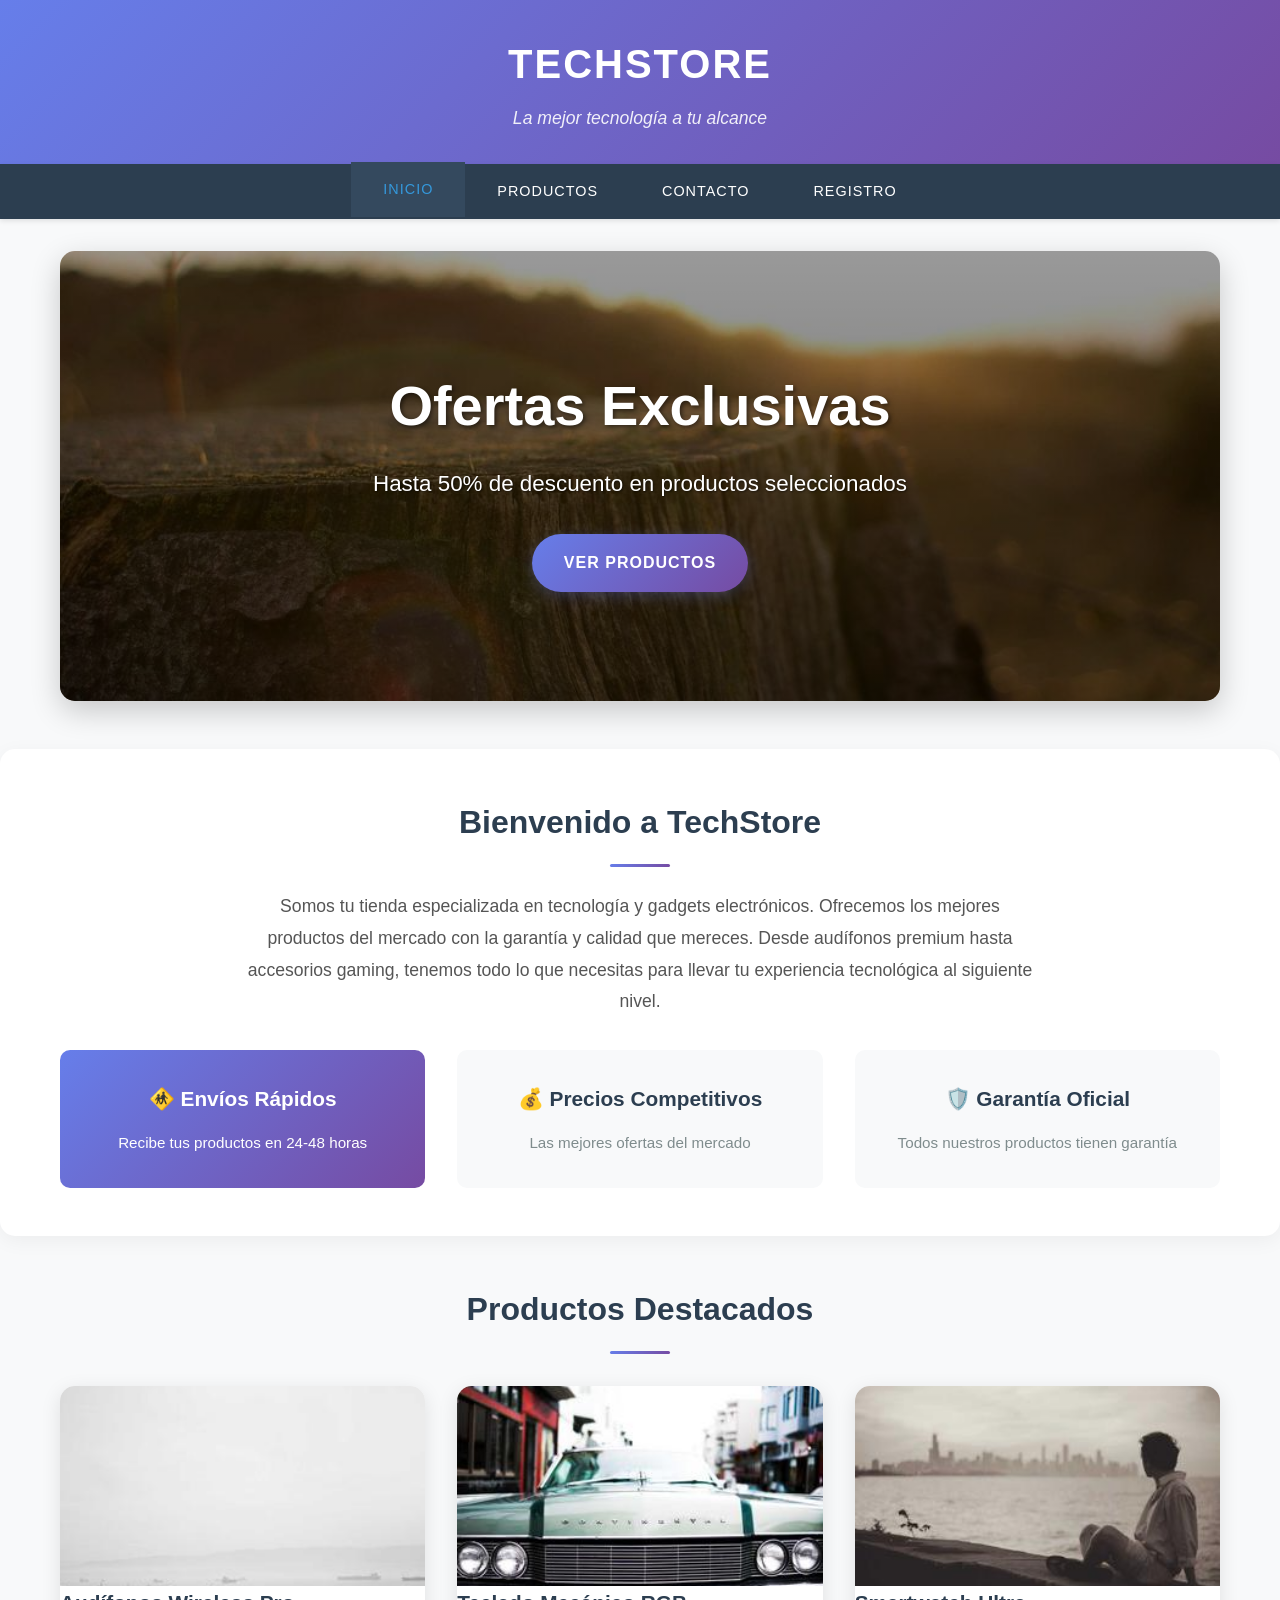
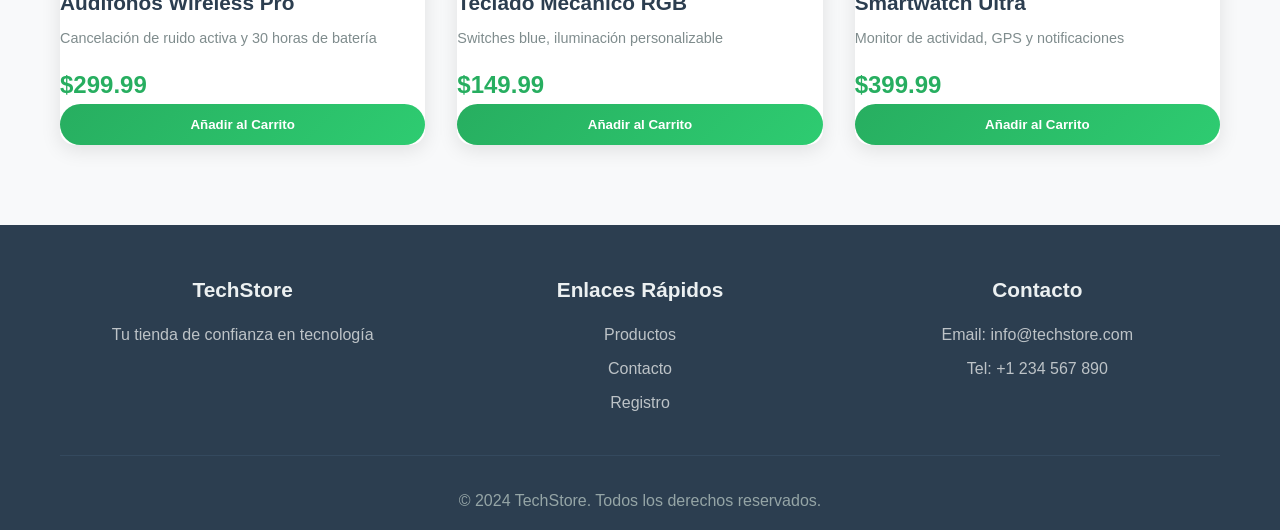
<file: html-site/index.html>
<!DOCTYPE html>
<html lang="es">
<head>
    <meta charset="UTF-8">
    <meta name="viewport" content="width=device-width, initial-scale=1.0">
    <title>TechStore - Tu Tienda de Tecnología</title>
    <link rel="stylesheet" href="css/style.css">
    <link rel="stylesheet" href="css/responsive.css">
</head>
<body>
    <!-- Header Principal -->
    <header class="header-main">
        <div class="container">
            <h1 class="logo">TechStore</h1>
            <p class="tagline">La mejor tecnología a tu alcance</p>
        </div>
    </header>

    <!-- Navegación -->
    <nav class="nav-main">
        <div class="container">
            <ul class="nav-menu">
                <li><a href="index.html" class="nav-link active">Inicio</a></li>
                <li><a href="productos.html" class="nav-link">Productos</a></li>
                <li><a href="contacto.html" class="nav-link">Contacto</a></li>
                <li><a href="registro.html" class="nav-link">Registro</a></li>
            </ul>
        </div>
    </nav>

    <!-- Contenido Principal -->
    <main class="main-content">
        <!-- Banner Principal -->
        <section class="banner-section">
            <div class="container">
                <div class="banner-content">
                    <img src="img/banner.jpg" alt="Banner TechStore" class="banner-image">
                    <div class="banner-overlay">
                        <h2 class="banner-title">Ofertas Exclusivas</h2>
                        <p class="banner-text">Hasta 50% de descuento en productos seleccionados</p>
                        <a href="productos.html" class="btn-primary">Ver Productos</a>
                    </div>
                </div>
            </div>
        </section>

        <!-- Sección Introducción -->
        <section class="intro-section">
            <div class="container">
                <h2 class="section-title">Bienvenido a TechStore</h2>
                <p class="intro-text">
                    Somos tu tienda especializada en tecnología y gadgets electrónicos. 
                    Ofrecemos los mejores productos del mercado con la garantía y calidad 
                    que mereces. Desde audífonos premium hasta accesorios gaming, 
                    tenemos todo lo que necesitas para llevar tu experiencia tecnológica al siguiente nivel.
                </p>
                <div class="features-grid">
                    <div class="feature-card">
                        <h3 class="feature-title">🚸 Envíos Rápidos</h3>
                        <p class="feature-desc">Recibe tus productos en 24-48 horas</p>
                    </div>
                    <div class="feature-card">
                        <h3 class="feature-title">💰 Precios Competitivos</h3>
                        <p class="feature-desc">Las mejores ofertas del mercado</p>
                    </div>
                    <div class="feature-card">
                        <h3 class="feature-title">🛡️ Garantía Oficial</h3>
                        <p class="feature-desc">Todos nuestros productos tienen garantía</p>
                    </div>
                </div>
            </div>
        </section>

        <!-- Productos Destacados -->
        <section class="featured-section">
            <div class="container">
                <h2 class="section-title">Productos Destacados</h2>
                <div class="featured-grid">
                    <article class="product-card">
                        <img src="img/productos/prod1.jpg" alt="Audífonos Wireless" class="product-image">
                        <h3 class="product-name">Audífonos Wireless Pro</h3>
                        <p class="product-desc">Cancelación de ruido activa y 30 horas de batería</p>
                        <span class="product-price">$299.99</span>
                        <button class="btn-add-cart">Añadir al Carrito</button>
                    </article>
                    <article class="product-card">
                        <img src="img/productos/prod2.jpg" alt="Teclado Mecánico" class="product-image">
                        <h3 class="product-name">Teclado Mecánico RGB</h3>
                        <p class="product-desc">Switches blue, iluminación personalizable</p>
                        <span class="product-price">$149.99</span>
                        <button class="btn-add-cart">Añadir al Carrito</button>
                    </article>
                    <article class="product-card">
                        <img src="img/productos/prod3.jpg" alt="Smartwatch" class="product-image">
                        <h3 class="product-name">Smartwatch Ultra</h3>
                        <p class="product-desc">Monitor de actividad, GPS y notificaciones</p>
                        <span class="product-price">$399.99</span>
                        <button class="btn-add-cart">Añadir al Carrito</button>
                    </article>
                </div>
            </div>
        </section>
    </main>

    <!-- Footer -->
    <footer class="footer-main">
        <div class="container">
            <div class="footer-content">
                <div class="footer-section">
                    <h3 class="footer-title">TechStore</h3>
                    <p class="footer-text">Tu tienda de confianza en tecnología</p>
                </div>
                <div class="footer-section">
                    <h3 class="footer-title">Enlaces Rápidos</h3>
                    <ul class="footer-links">
                        <li><a href="productos.html">Productos</a></li>
                        <li><a href="contacto.html">Contacto</a></li>
                        <li><a href="registro.html">Registro</a></li>
                    </ul>
                </div>
                <div class="footer-section">
                    <h3 class="footer-title">Contacto</h3>
                    <p class="footer-text">Email: info@techstore.com</p>
                    <p class="footer-text">Tel: +1 234 567 890</p>
                </div>
            </div>
            <div class="footer-bottom">
                <p>&copy; 2024 TechStore. Todos los derechos reservados.</p>
            </div>
        </div>
    </footer>
</body>
</html>
</file>
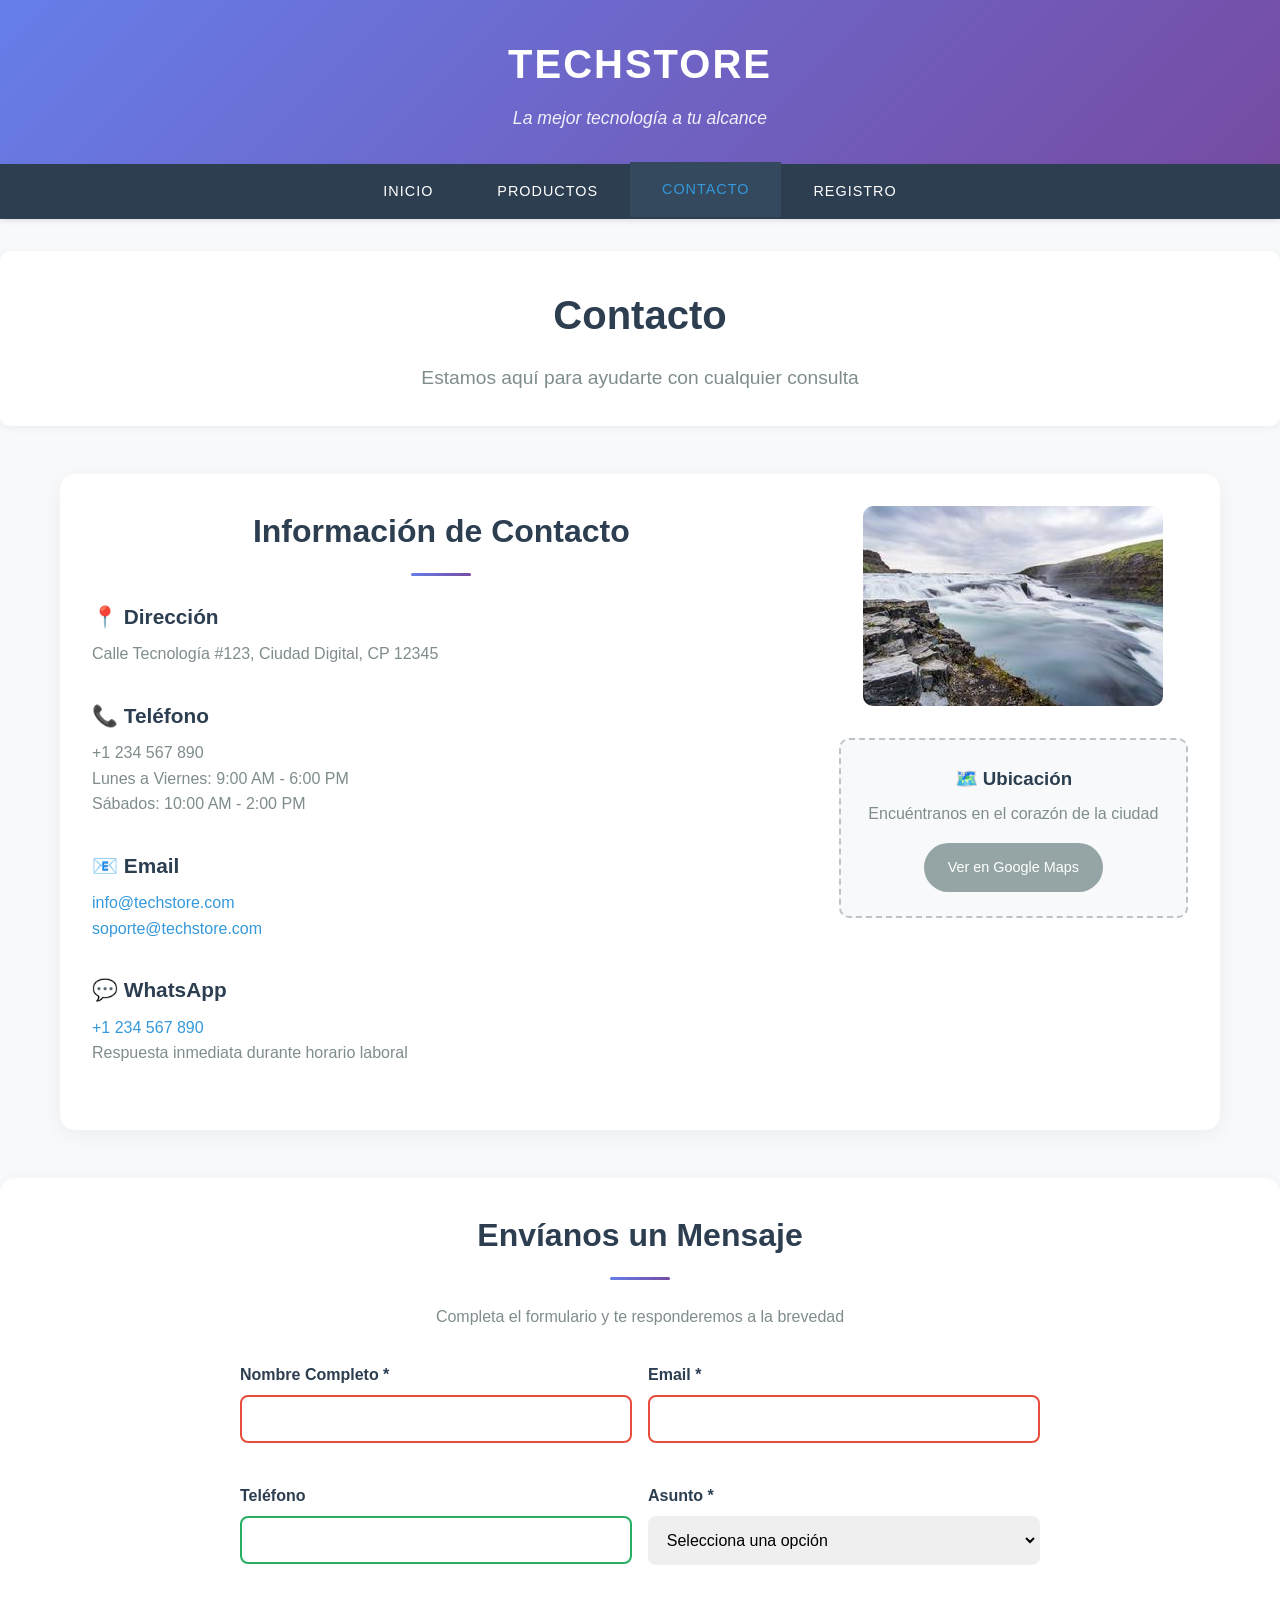
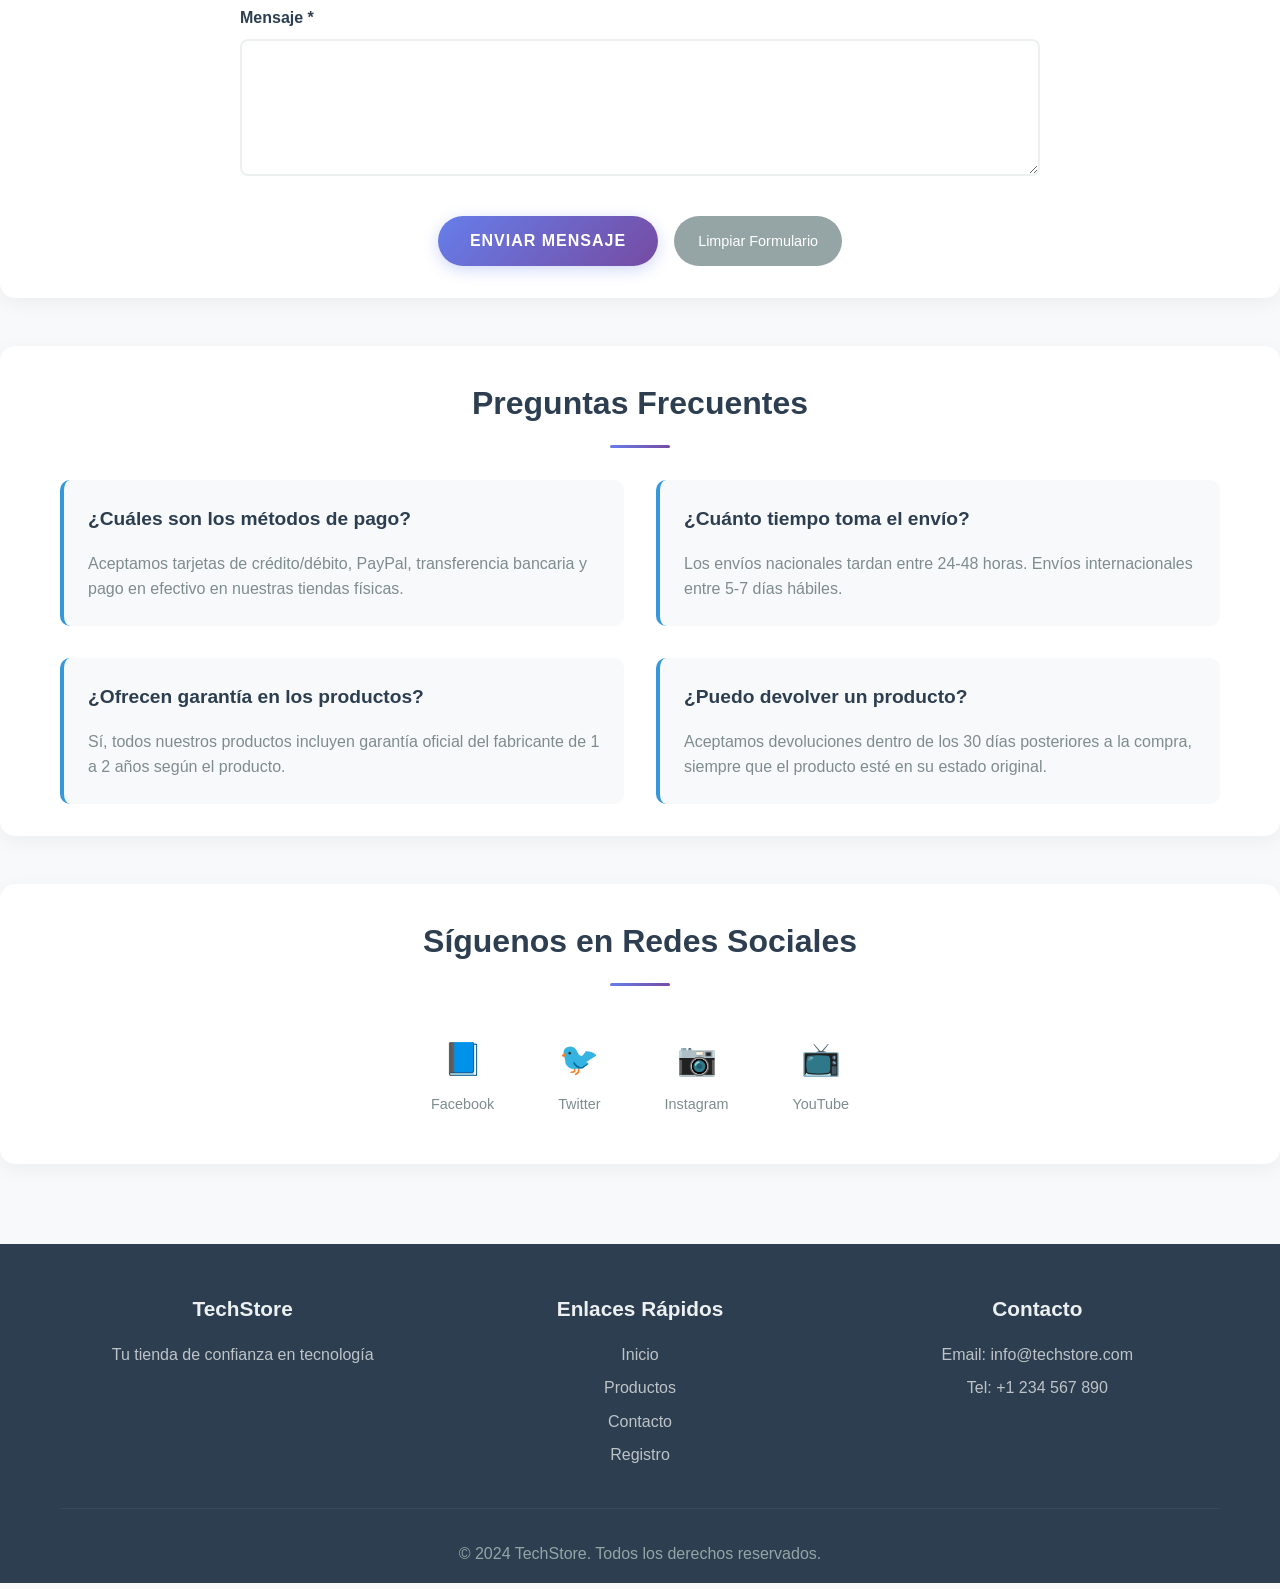
<file: html-site/contacto.html>
<!DOCTYPE html>
<html lang="es">
<head>
    <meta charset="UTF-8">
    <meta name="viewport" content="width=device-width, initial-scale=1.0">
    <title>Contacto - TechStore</title>
    <link rel="stylesheet" href="css/style.css">
    <link rel="stylesheet" href="css/responsive.css">
</head>
<body>
    <!-- Header Principal -->
    <header class="header-main">
        <div class="container">
            <h1 class="logo">TechStore</h1>
            <p class="tagline">La mejor tecnología a tu alcance</p>
        </div>
    </header>

    <!-- Navegación -->
    <nav class="nav-main">
        <div class="container">
            <ul class="nav-menu">
                <li><a href="index.html" class="nav-link">Inicio</a></li>
                <li><a href="productos.html" class="nav-link">Productos</a></li>
                <li><a href="contacto.html" class="nav-link active">Contacto</a></li>
                <li><a href="registro.html" class="nav-link">Registro</a></li>
            </ul>
        </div>
    </nav>

    <!-- Contenido Principal -->
    <main class="main-content">
        <!-- Título de Página -->
        <section class="page-header">
            <div class="container">
                <h1 class="page-title">Contacto</h1>
                <p class="page-subtitle">Estamos aquí para ayudarte con cualquier consulta</p>
            </div>
        </section>

        <!-- Información de Contacto -->
        <section class="contact-info-section">
            <div class="container">
                <div class="contact-grid">
                    <!-- Información Principal -->
                    <div class="contact-info">
                        <h2 class="section-title">Información de Contacto</h2>
                        <div class="contact-item">
                            <h3 class="contact-item-title">📍 Dirección</h3>
                            <p class="contact-item-desc">Calle Tecnología #123, Ciudad Digital, CP 12345</p>
                        </div>
                        <div class="contact-item">
                            <h3 class="contact-item-title">📞 Teléfono</h3>
                            <p class="contact-item-desc">+1 234 567 890</p>
                            <p class="contact-item-desc">Lunes a Viernes: 9:00 AM - 6:00 PM</p>
                            <p class="contact-item-desc">Sábados: 10:00 AM - 2:00 PM</p>
                        </div>
                        <div class="contact-item">
                            <h3 class="contact-item-title">📧 Email</h3>
                            <p class="contact-item-desc">
                                <a href="mailto:info@techstore.com" class="contact-link">info@techstore.com</a>
                            </p>
                            <p class="contact-item-desc">
                                <a href="mailto:soporte@techstore.com" class="contact-link">soporte@techstore.com</a>
                            </p>
                        </div>
                        <div class="contact-item">
                            <h3 class="contact-item-title">💬 WhatsApp</h3>
                            <p class="contact-item-desc">
                                <a href="https://wa.me/1234567890" class="contact-link" target="_blank">
                                    +1 234 567 890
                                </a>
                            </p>
                            <p class="contact-item-desc">Respuesta inmediata durante horario laboral</p>
                        </div>
                    </div>

                    <!-- Imagen y Mapa -->
                    <div class="contact-visual">
                        <img src="img/perfil.png" alt="Tienda TechStore" class="contact-image">
                        <div class="map-placeholder">
                            <h3 class="map-title">🗺️ Ubicación</h3>
                            <p class="map-desc">Encuéntranos en el corazón de la ciudad</p>
                            <a href="#" class="btn-secondary">Ver en Google Maps</a>
                        </div>
                    </div>
                </div>
            </div>
        </section>

        <!-- Formulario de Contacto -->
        <section class="contact-form-section">
            <div class="container">
                <h2 class="section-title">Envíanos un Mensaje</h2>
                <p class="section-desc">Completa el formulario y te responderemos a la brevedad</p>
                
                <form class="contact-form">
                    <div class="form-row">
                        <div class="form-group">
                            <label for="nombre" class="form-label">Nombre Completo *</label>
                            <input type="text" id="nombre" name="nombre" class="form-input" required>
                        </div>
                        <div class="form-group">
                            <label for="email" class="form-label">Email *</label>
                            <input type="email" id="email" name="email" class="form-input" required>
                        </div>
                    </div>
                    
                    <div class="form-row">
                        <div class="form-group">
                            <label for="telefono" class="form-label">Teléfono</label>
                            <input type="tel" id="telefono" name="telefono" class="form-input">
                        </div>
                        <div class="form-group">
                            <label for="asunto" class="form-label">Asunto *</label>
                            <select id="asunto" name="asunto" class="form-select" required>
                                <option value="">Selecciona una opción</option>
                                <option value="consulta">Consulta General</option>
                                <option value="soporte">Soporte Técnico</option>
                                <option value="venta">Ventas</option>
                                <option value="garantia">Garantía</option>
                                <option value="otro">Otro</option>
                            </select>
                        </div>
                    </div>
                    
                    <div class="form-group">
                        <label for="mensaje" class="form-label">Mensaje *</label>
                        <textarea id="mensaje" name="mensaje" class="form-textarea" rows="6" required></textarea>
                    </div>
                    
                    <div class="form-actions">
                        <button type="submit" class="btn-primary">Enviar Mensaje</button>
                        <button type="reset" class="btn-secondary">Limpiar Formulario</button>
                    </div>
                </form>
            </div>
        </section>

        <!-- Preguntas Frecuentes -->
        <section class="faq-section">
            <div class="container">
                <h2 class="section-title">Preguntas Frecuentes</h2>
                <div class="faq-grid">
                    <div class="faq-item">
                        <h3 class="faq-question">¿Cuáles son los métodos de pago?</h3>
                        <p class="faq-answer">Aceptamos tarjetas de crédito/débito, PayPal, transferencia bancaria y pago en efectivo en nuestras tiendas físicas.</p>
                    </div>
                    <div class="faq-item">
                        <h3 class="faq-question">¿Cuánto tiempo toma el envío?</h3>
                        <p class="faq-answer">Los envíos nacionales tardan entre 24-48 horas. Envíos internacionales entre 5-7 días hábiles.</p>
                    </div>
                    <div class="faq-item">
                        <h3 class="faq-question">¿Ofrecen garantía en los productos?</h3>
                        <p class="faq-answer">Sí, todos nuestros productos incluyen garantía oficial del fabricante de 1 a 2 años según el producto.</p>
                    </div>
                    <div class="faq-item">
                        <h3 class="faq-question">¿Puedo devolver un producto?</h3>
                        <p class="faq-answer">Aceptamos devoluciones dentro de los 30 días posteriores a la compra, siempre que el producto esté en su estado original.</p>
                    </div>
                </div>
            </div>
        </section>

        <!-- Redes Sociales -->
        <section class="social-section">
            <div class="container">
                <h2 class="section-title">Síguenos en Redes Sociales</h2>
                <div class="social-links">
                    <a href="#" class="social-link facebook">
                        <span class="social-icon">📘</span>
                        <span class="social-text">Facebook</span>
                    </a>
                    <a href="#" class="social-link twitter">
                        <span class="social-icon">🐦</span>
                        <span class="social-text">Twitter</span>
                    </a>
                    <a href="#" class="social-link instagram">
                        <span class="social-icon">📷</span>
                        <span class="social-text">Instagram</span>
                    </a>
                    <a href="#" class="social-link youtube">
                        <span class="social-icon">📺</span>
                        <span class="social-text">YouTube</span>
                    </a>
                </div>
            </div>
        </section>
    </main>

    <!-- Footer -->
    <footer class="footer-main">
        <div class="container">
            <div class="footer-content">
                <div class="footer-section">
                    <h3 class="footer-title">TechStore</h3>
                    <p class="footer-text">Tu tienda de confianza en tecnología</p>
                </div>
                <div class="footer-section">
                    <h3 class="footer-title">Enlaces Rápidos</h3>
                    <ul class="footer-links">
                        <li><a href="index.html">Inicio</a></li>
                        <li><a href="productos.html">Productos</a></li>
                        <li><a href="contacto.html">Contacto</a></li>
                        <li><a href="registro.html">Registro</a></li>
                    </ul>
                </div>
                <div class="footer-section">
                    <h3 class="footer-title">Contacto</h3>
                    <p class="footer-text">Email: info@techstore.com</p>
                    <p class="footer-text">Tel: +1 234 567 890</p>
                </div>
            </div>
            <div class="footer-bottom">
                <p>&copy; 2024 TechStore. Todos los derechos reservados.</p>
            </div>
        </div>
    </footer>
</body>
</html>
</file>
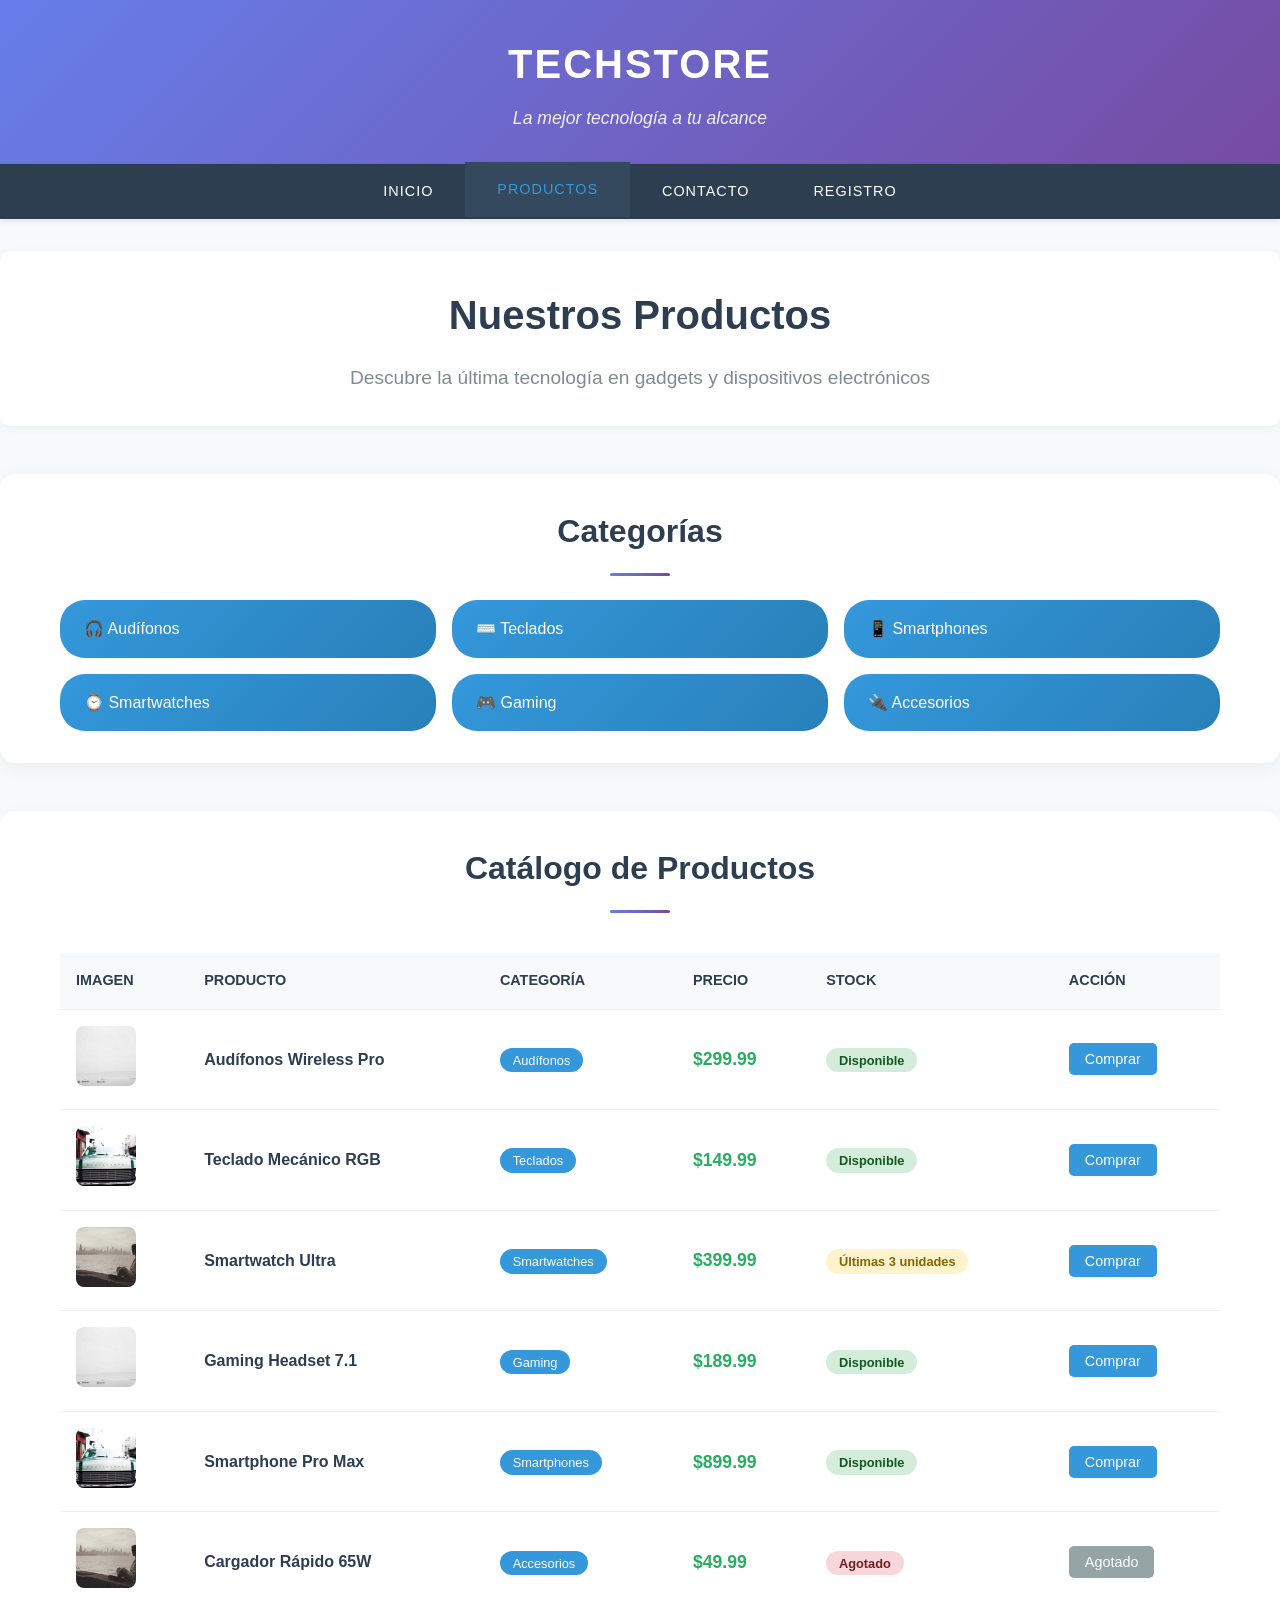
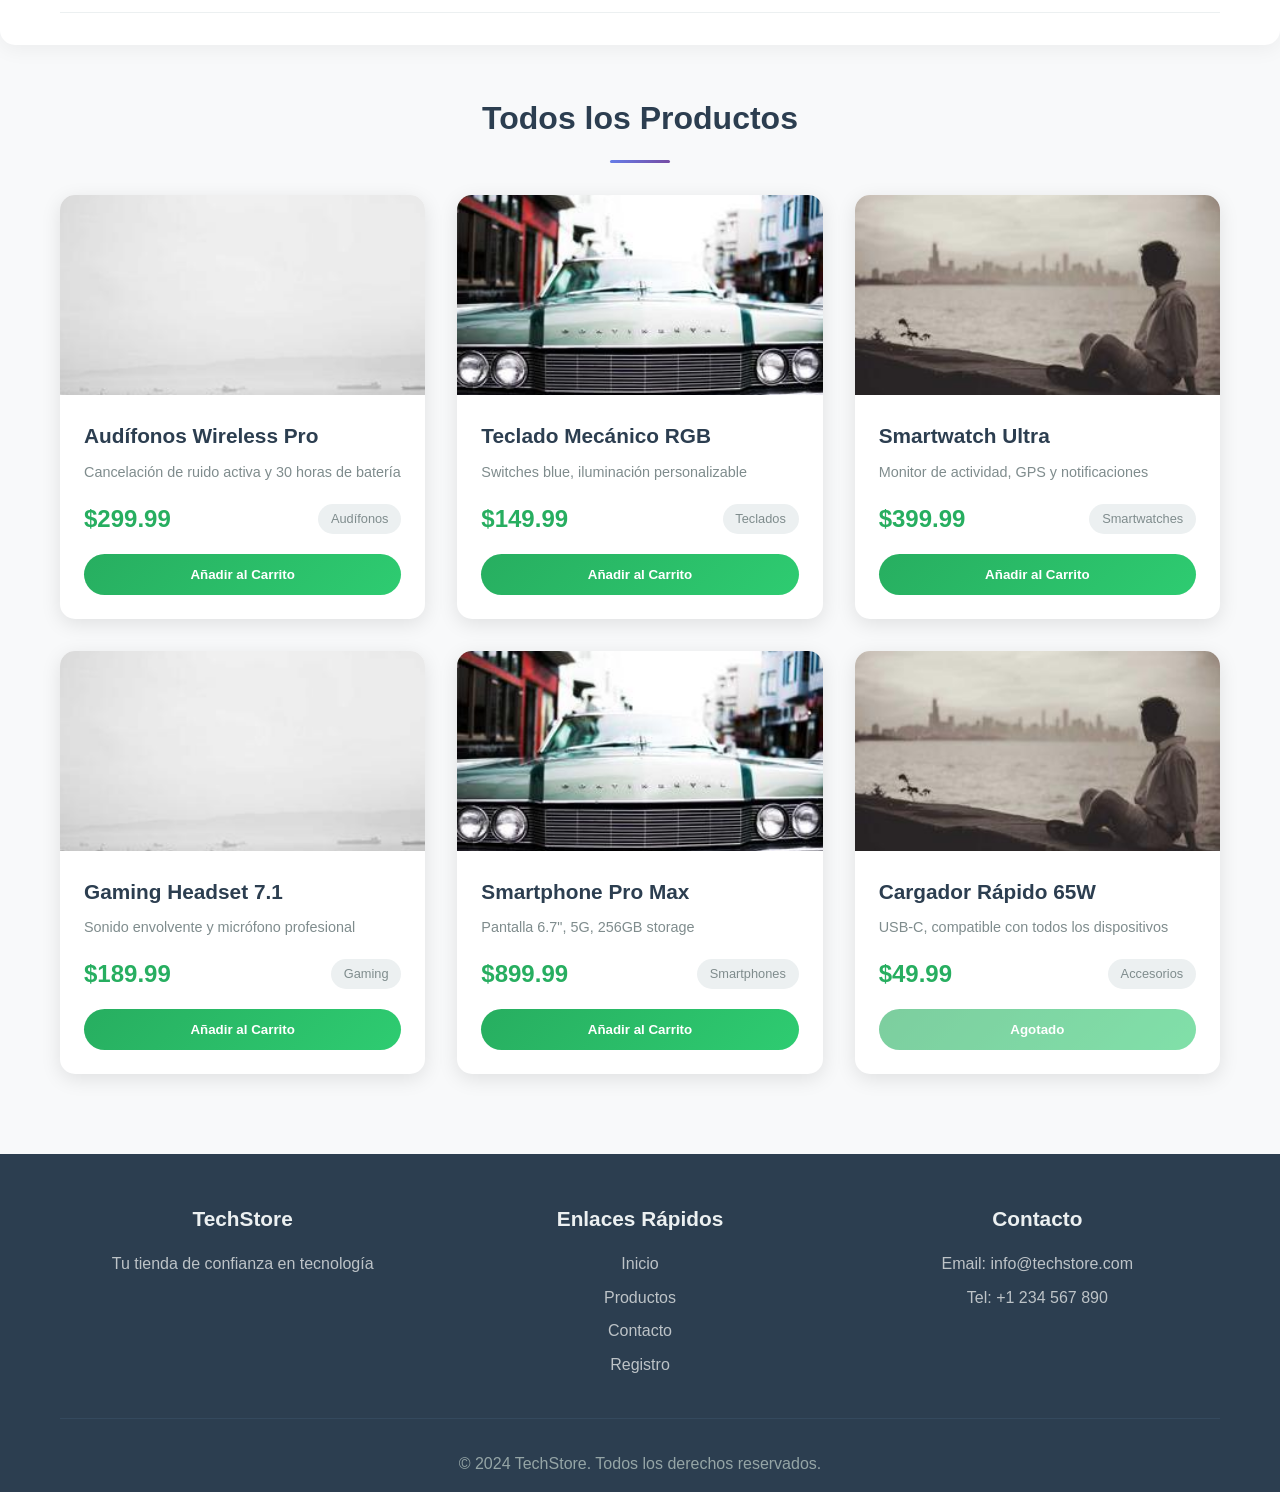
<file: html-site/productos.html>
<!DOCTYPE html>
<html lang="es">
<head>
    <meta charset="UTF-8">
    <meta name="viewport" content="width=device-width, initial-scale=1.0">
    <title>Productos - TechStore</title>
    <link rel="stylesheet" href="css/style.css">
    <link rel="stylesheet" href="css/responsive.css">
</head>
<body>
    <!-- Header Principal -->
    <header class="header-main">
        <div class="container">
            <h1 class="logo">TechStore</h1>
            <p class="tagline">La mejor tecnología a tu alcance</p>
        </div>
    </header>

    <!-- Navegación -->
    <nav class="nav-main">
        <div class="container">
            <ul class="nav-menu">
                <li><a href="index.html" class="nav-link">Inicio</a></li>
                <li><a href="productos.html" class="nav-link active">Productos</a></li>
                <li><a href="contacto.html" class="nav-link">Contacto</a></li>
                <li><a href="registro.html" class="nav-link">Registro</a></li>
            </ul>
        </div>
    </nav>

    <!-- Contenido Principal -->
    <main class="main-content">
        <!-- Título de Página -->
        <section class="page-header">
            <div class="container">
                <h1 class="page-title">Nuestros Productos</h1>
                <p class="page-subtitle">Descubre la última tecnología en gadgets y dispositivos electrónicos</p>
            </div>
        </section>

        <!-- Categorías -->
        <section class="categories-section">
            <div class="container">
                <h2 class="section-title">Categorías</h2>
                <ul class="categories-list">
                    <li><a href="#audifonos" class="category-link">🎧 Audífonos</a></li>
                    <li><a href="#teclados" class="category-link">⌨️ Teclados</a></li>
                    <li><a href="#smartphones" class="category-link">📱 Smartphones</a></li>
                    <li><a href="#smartwatches" class="category-link">⌚ Smartwatches</a></li>
                    <li><a href="#gaming" class="category-link">🎮 Gaming</a></li>
                    <li><a href="#accesorios" class="category-link">🔌 Accesorios</a></li>
                </ul>
            </div>
        </section>

        <!-- Tabla de Productos -->
        <section class="products-table-section">
            <div class="container">
                <h2 class="section-title">Catálogo de Productos</h2>
                <div class="table-wrapper">
                    <table class="products-table">
                        <thead>
                            <tr>
                                <th>Imagen</th>
                                <th>Producto</th>
                                <th>Categoría</th>
                                <th>Precio</th>
                                <th>Stock</th>
                                <th>Acción</th>
                            </tr>
                        </thead>
                        <tbody>
                            <tr>
                                <td><img src="img/productos/prod1.jpg" alt="Audífonos Pro" class="table-image"></td>
                                <td class="product-name-cell">Audífonos Wireless Pro</td>
                                <td><span class="category-badge">Audífonos</span></td>
                                <td class="price-cell">$299.99</td>
                                <td><span class="stock-badge in-stock">Disponible</span></td>
                                <td><button class="btn-table">Comprar</button></td>
                            </tr>
                            <tr>
                                <td><img src="img/productos/prod2.jpg" alt="Teclado RGB" class="table-image"></td>
                                <td class="product-name-cell">Teclado Mecánico RGB</td>
                                <td><span class="category-badge">Teclados</span></td>
                                <td class="price-cell">$149.99</td>
                                <td><span class="stock-badge in-stock">Disponible</span></td>
                                <td><button class="btn-table">Comprar</button></td>
                            </tr>
                            <tr>
                                <td><img src="img/productos/prod3.jpg" alt="Smartwatch Ultra" class="table-image"></td>
                                <td class="product-name-cell">Smartwatch Ultra</td>
                                <td><span class="category-badge">Smartwatches</span></td>
                                <td class="price-cell">$399.99</td>
                                <td><span class="stock-badge low-stock">Últimas 3 unidades</span></td>
                                <td><button class="btn-table">Comprar</button></td>
                            </tr>
                            <tr>
                                <td><img src="img/productos/prod1.jpg" alt="Gaming Headset" class="table-image"></td>
                                <td class="product-name-cell">Gaming Headset 7.1</td>
                                <td><span class="category-badge">Gaming</span></td>
                                <td class="price-cell">$189.99</td>
                                <td><span class="stock-badge in-stock">Disponible</span></td>
                                <td><button class="btn-table">Comprar</button></td>
                            </tr>
                            <tr>
                                <td><img src="img/productos/prod2.jpg" alt="Smartphone Pro" class="table-image"></td>
                                <td class="product-name-cell">Smartphone Pro Max</td>
                                <td><span class="category-badge">Smartphones</span></td>
                                <td class="price-cell">$899.99</td>
                                <td><span class="stock-badge in-stock">Disponible</span></td>
                                <td><button class="btn-table">Comprar</button></td>
                            </tr>
                            <tr>
                                <td><img src="img/productos/prod3.jpg" alt="Cargador Rápido" class="table-image"></td>
                                <td class="product-name-cell">Cargador Rápido 65W</td>
                                <td><span class="category-badge">Accesorios</span></td>
                                <td class="price-cell">$49.99</td>
                                <td><span class="stock-badge out-stock">Agotado</span></td>
                                <td><button class="btn-table disabled" disabled>Agotado</button></td>
                            </tr>
                        </tbody>
                    </table>
                </div>
            </div>
        </section>

        <!-- Grilla de Productos -->
        <section class="products-grid-section">
            <div class="container">
                <h2 class="section-title">Todos los Productos</h2>
                <div class="products-grid">
                    <!-- Audífonos -->
                    <article class="product-card" id="audifonos">
                        <img src="img/productos/prod1.jpg" alt="Audífonos Wireless" class="product-image">
                        <div class="product-info">
                            <h3 class="product-name">Audífonos Wireless Pro</h3>
                            <p class="product-desc">Cancelación de ruido activa y 30 horas de batería</p>
                            <div class="product-meta">
                                <span class="product-price">$299.99</span>
                                <span class="product-category">Audífonos</span>
                            </div>
                            <button class="btn-add-cart">Añadir al Carrito</button>
                        </div>
                    </article>

                    <!-- Teclados -->
                    <article class="product-card" id="teclados">
                        <img src="img/productos/prod2.jpg" alt="Teclado Mecánico" class="product-image">
                        <div class="product-info">
                            <h3 class="product-name">Teclado Mecánico RGB</h3>
                            <p class="product-desc">Switches blue, iluminación personalizable</p>
                            <div class="product-meta">
                                <span class="product-price">$149.99</span>
                                <span class="product-category">Teclados</span>
                            </div>
                            <button class="btn-add-cart">Añadir al Carrito</button>
                        </div>
                    </article>

                    <!-- Smartwatches -->
                    <article class="product-card" id="smartwatches">
                        <img src="img/productos/prod3.jpg" alt="Smartwatch" class="product-image">
                        <div class="product-info">
                            <h3 class="product-name">Smartwatch Ultra</h3>
                            <p class="product-desc">Monitor de actividad, GPS y notificaciones</p>
                            <div class="product-meta">
                                <span class="product-price">$399.99</span>
                                <span class="product-category">Smartwatches</span>
                            </div>
                            <button class="btn-add-cart">Añadir al Carrito</button>
                        </div>
                    </article>

                    <!-- Gaming -->
                    <article class="product-card" id="gaming">
                        <img src="img/productos/prod1.jpg" alt="Gaming Headset" class="product-image">
                        <div class="product-info">
                            <h3 class="product-name">Gaming Headset 7.1</h3>
                            <p class="product-desc">Sonido envolvente y micrófono profesional</p>
                            <div class="product-meta">
                                <span class="product-price">$189.99</span>
                                <span class="product-category">Gaming</span>
                            </div>
                            <button class="btn-add-cart">Añadir al Carrito</button>
                        </div>
                    </article>

                    <!-- Smartphones -->
                    <article class="product-card" id="smartphones">
                        <img src="img/productos/prod2.jpg" alt="Smartphone" class="product-image">
                        <div class="product-info">
                            <h3 class="product-name">Smartphone Pro Max</h3>
                            <p class="product-desc">Pantalla 6.7", 5G, 256GB storage</p>
                            <div class="product-meta">
                                <span class="product-price">$899.99</span>
                                <span class="product-category">Smartphones</span>
                            </div>
                            <button class="btn-add-cart">Añadir al Carrito</button>
                        </div>
                    </article>

                    <!-- Accesorios -->
                    <article class="product-card" id="accesorios">
                        <img src="img/productos/prod3.jpg" alt="Cargador" class="product-image">
                        <div class="product-info">
                            <h3 class="product-name">Cargador Rápido 65W</h3>
                            <p class="product-desc">USB-C, compatible con todos los dispositivos</p>
                            <div class="product-meta">
                                <span class="product-price">$49.99</span>
                                <span class="product-category">Accesorios</span>
                            </div>
                            <button class="btn-add-cart disabled" disabled>Agotado</button>
                        </div>
                    </article>
                </div>
            </div>
        </section>
    </main>

    <!-- Footer -->
    <footer class="footer-main">
        <div class="container">
            <div class="footer-content">
                <div class="footer-section">
                    <h3 class="footer-title">TechStore</h3>
                    <p class="footer-text">Tu tienda de confianza en tecnología</p>
                </div>
                <div class="footer-section">
                    <h3 class="footer-title">Enlaces Rápidos</h3>
                    <ul class="footer-links">
                        <li><a href="index.html">Inicio</a></li>
                        <li><a href="productos.html">Productos</a></li>
                        <li><a href="contacto.html">Contacto</a></li>
                        <li><a href="registro.html">Registro</a></li>
                    </ul>
                </div>
                <div class="footer-section">
                    <h3 class="footer-title">Contacto</h3>
                    <p class="footer-text">Email: info@techstore.com</p>
                    <p class="footer-text">Tel: +1 234 567 890</p>
                </div>
            </div>
            <div class="footer-bottom">
                <p>&copy; 2024 TechStore. Todos los derechos reservados.</p>
            </div>
        </div>
    </footer>
</body>
</html>
</file>
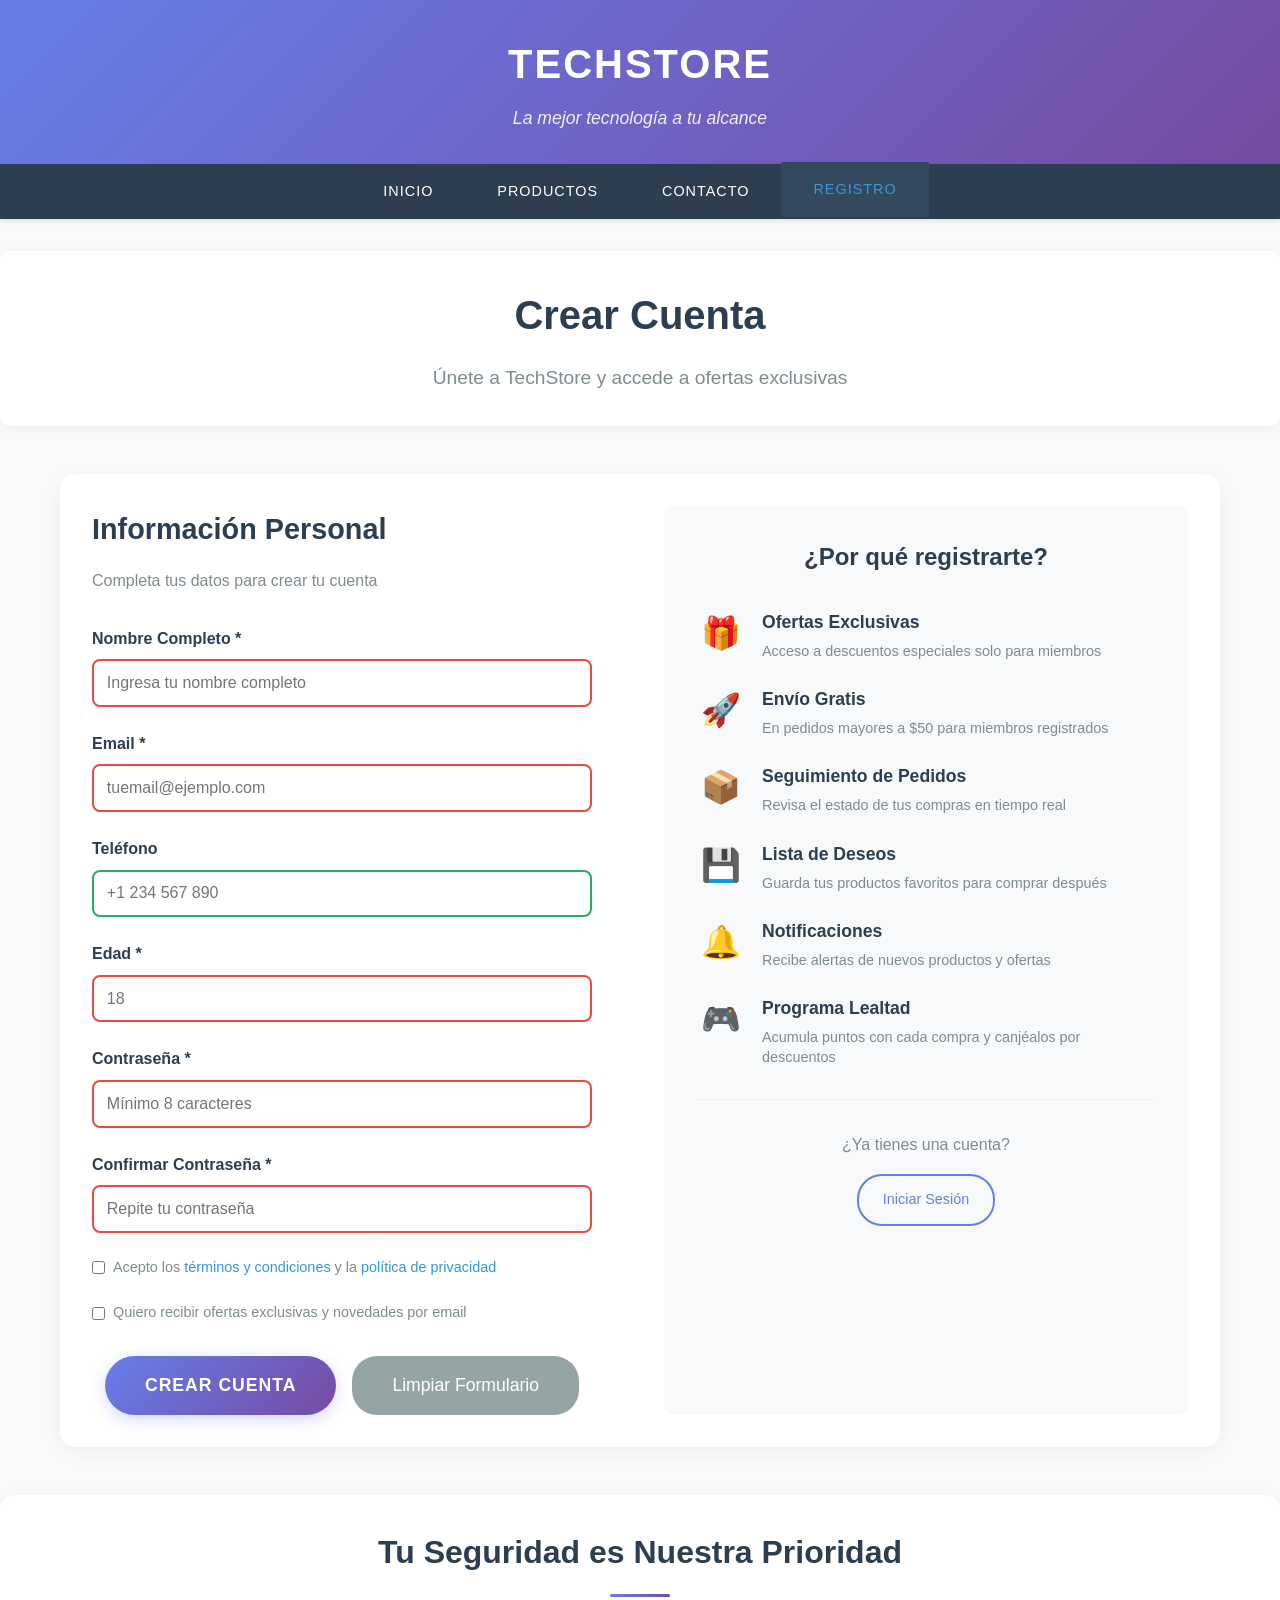
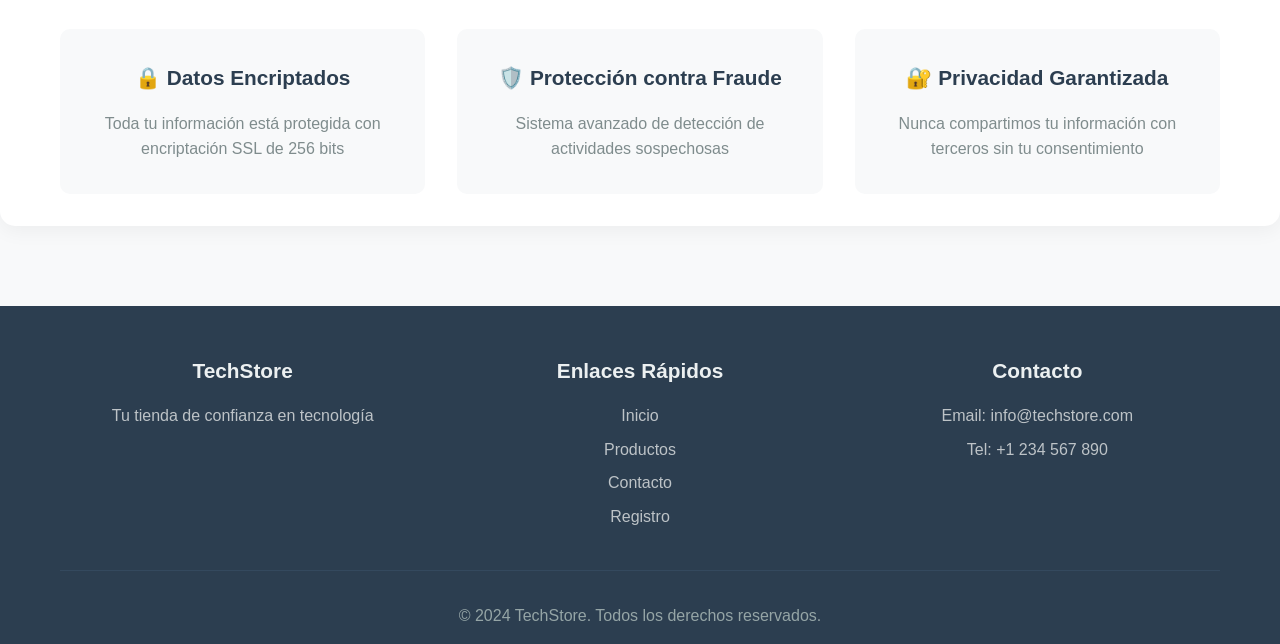
<file: html-site/registro.html>
<!DOCTYPE html>
<html lang="es">
<head>
    <meta charset="UTF-8">
    <meta name="viewport" content="width=device-width, initial-scale=1.0">
    <title>Registro - TechStore</title>
    <link rel="stylesheet" href="css/style.css">
    <link rel="stylesheet" href="css/responsive.css">
</head>
<body>
    <!-- Header Principal -->
    <header class="header-main">
        <div class="container">
            <h1 class="logo">TechStore</h1>
            <p class="tagline">La mejor tecnología a tu alcance</p>
        </div>
    </header>

    <!-- Navegación -->
    <nav class="nav-main">
        <div class="container">
            <ul class="nav-menu">
                <li><a href="index.html" class="nav-link">Inicio</a></li>
                <li><a href="productos.html" class="nav-link">Productos</a></li>
                <li><a href="contacto.html" class="nav-link">Contacto</a></li>
                <li><a href="registro.html" class="nav-link active">Registro</a></li>
            </ul>
        </div>
    </nav>

    <!-- Contenido Principal -->
    <main class="main-content">
        <!-- Título de Página -->
        <section class="page-header">
            <div class="container">
                <h1 class="page-title">Crear Cuenta</h1>
                <p class="page-subtitle">Únete a TechStore y accede a ofertas exclusivas</p>
            </div>
        </section>

        <!-- Formulario de Registro -->
        <section class="registration-section">
            <div class="container">
                <div class="registration-container">
                    <!-- Formulario -->
                    <div class="registration-form">
                        <h2 class="form-title">Información Personal</h2>
                        <p class="form-desc">Completa tus datos para crear tu cuenta</p>
                        
                        <form id="registrationForm" class="form-main">
                            <!-- Nombre Completo -->
                            <div class="form-group">
                                <label for="nombre" class="form-label">Nombre Completo *</label>
                                <input 
                                    type="text" 
                                    id="nombre" 
                                    name="nombre" 
                                    class="form-input" 
                                    placeholder="Ingresa tu nombre completo"
                                    required
                                >
                                <span class="form-error" id="nombreError">El nombre es obligatorio</span>
                            </div>

                            <!-- Email -->
                            <div class="form-group">
                                <label for="email" class="form-label">Email *</label>
                                <input 
                                    type="email" 
                                    id="email" 
                                    name="email" 
                                    class="form-input" 
                                    placeholder="tuemail@ejemplo.com"
                                    required
                                >
                                <span class="form-error" id="emailError">Ingresa un email válido</span>
                            </div>

                            <!-- Teléfono -->
                            <div class="form-group">
                                <label for="telefono" class="form-label">Teléfono</label>
                                <input 
                                    type="tel" 
                                    id="telefono" 
                                    name="telefono" 
                                    class="form-input" 
                                    placeholder="+1 234 567 890"
                                >
                            </div>

                            <!-- Edad -->
                            <div class="form-group">
                                <label for="edad" class="form-label">Edad *</label>
                                <input 
                                    type="number" 
                                    id="edad" 
                                    name="edad" 
                                    class="form-input" 
                                    placeholder="18"
                                    min="18"
                                    max="120"
                                    required
                                >
                                <span class="form-error" id="edadError">Debes ser mayor de 18 años</span>
                            </div>

                            <!-- Contraseña -->
                            <div class="form-group">
                                <label for="password" class="form-label">Contraseña *</label>
                                <input 
                                    type="password" 
                                    id="password" 
                                    name="password" 
                                    class="form-input" 
                                    placeholder="Mínimo 8 caracteres"
                                    minlength="8"
                                    required
                                >
                                <span class="form-error" id="passwordError">La contraseña debe tener al menos 8 caracteres</span>
                            </div>

                            <!-- Confirmar Contraseña -->
                            <div class="form-group">
                                <label for="confirmPassword" class="form-label">Confirmar Contraseña *</label>
                                <input 
                                    type="password" 
                                    id="confirmPassword" 
                                    name="confirmPassword" 
                                    class="form-input" 
                                    placeholder="Repite tu contraseña"
                                    minlength="8"
                                    required
                                >
                                <span class="form-error" id="confirmPasswordError">Las contraseñas no coinciden</span>
                            </div>

                            <!-- Términos y Condiciones -->
                            <div class="form-group checkbox-group">
                                <input type="checkbox" id="terminos" name="terminos" class="form-checkbox" required>
                                <label for="terminos" class="checkbox-label">
                                    Acepto los <a href="#" class="form-link">términos y condiciones</a> 
                                    y la <a href="#" class="form-link">política de privacidad</a>
                                </label>
                            </div>

                            <!-- Newsletter -->
                            <div class="form-group checkbox-group">
                                <input type="checkbox" id="newsletter" name="newsletter" class="form-checkbox">
                                <label for="newsletter" class="checkbox-label">
                                    Quiero recibir ofertas exclusivas y novedades por email
                                </label>
                            </div>

                            <!-- Botones -->
                            <div class="form-actions">
                                <button type="submit" class="btn-primary btn-large">Crear Cuenta</button>
                                <button type="reset" class="btn-secondary btn-large">Limpiar Formulario</button>
                            </div>
                        </form>
                    </div>

                    <!-- Beneficios -->
                    <div class="registration-benefits">
                        <h2 class="benefits-title">¿Por qué registrarte?</h2>
                        <div class="benefits-list">
                            <div class="benefit-item">
                                <div class="benefit-icon">🎁</div>
                                <div class="benefit-content">
                                    <h3 class="benefit-name">Ofertas Exclusivas</h3>
                                    <p class="benefit-desc">Acceso a descuentos especiales solo para miembros</p>
                                </div>
                            </div>
                            <div class="benefit-item">
                                <div class="benefit-icon">🚀</div>
                                <div class="benefit-content">
                                    <h3 class="benefit-name">Envío Gratis</h3>
                                    <p class="benefit-desc">En pedidos mayores a $50 para miembros registrados</p>
                                </div>
                            </div>
                            <div class="benefit-item">
                                <div class="benefit-icon">📦</div>
                                <div class="benefit-content">
                                    <h3 class="benefit-name">Seguimiento de Pedidos</h3>
                                    <p class="benefit-desc">Revisa el estado de tus compras en tiempo real</p>
                                </div>
                            </div>
                            <div class="benefit-item">
                                <div class="benefit-icon">💾</div>
                                <div class="benefit-content">
                                    <h3 class="benefit-name">Lista de Deseos</h3>
                                    <p class="benefit-desc">Guarda tus productos favoritos para comprar después</p>
                                </div>
                            </div>
                            <div class="benefit-item">
                                <div class="benefit-icon">🔔</div>
                                <div class="benefit-content">
                                    <h3 class="benefit-name">Notificaciones</h3>
                                    <p class="benefit-desc">Recibe alertas de nuevos productos y ofertas</p>
                                </div>
                            </div>
                            <div class="benefit-item">
                                <div class="benefit-icon">🎮</div>
                                <div class="benefit-content">
                                    <h3 class="benefit-name">Programa Lealtad</h3>
                                    <p class="benefit-desc">Acumula puntos con cada compra y canjéalos por descuentos</p>
                                </div>
                            </div>
                        </div>

                        <!-- Ya tienes cuenta -->
                        <div class="login-prompt">
                            <p class="login-text">¿Ya tienes una cuenta?</p>
                            <a href="#" class="btn-outline">Iniciar Sesión</a>
                        </div>
                    </div>
                </div>
            </div>
        </section>

        <!-- Seguridad -->
        <section class="security-section">
            <div class="container">
                <h2 class="section-title">Tu Seguridad es Nuestra Prioridad</h2>
                <div class="security-grid">
                    <div class="security-item">
                        <h3 class="security-title">🔒 Datos Encriptados</h3>
                        <p class="security-desc">Toda tu información está protegida con encriptación SSL de 256 bits</p>
                    </div>
                    <div class="security-item">
                        <h3 class="security-title">🛡️ Protección contra Fraude</h3>
                        <p class="security-desc">Sistema avanzado de detección de actividades sospechosas</p>
                    </div>
                    <div class="security-item">
                        <h3 class="security-title">🔐 Privacidad Garantizada</h3>
                        <p class="security-desc">Nunca compartimos tu información con terceros sin tu consentimiento</p>
                    </div>
                </div>
            </div>
        </section>
    </main>

    <!-- Footer -->
    <footer class="footer-main">
        <div class="container">
            <div class="footer-content">
                <div class="footer-section">
                    <h3 class="footer-title">TechStore</h3>
                    <p class="footer-text">Tu tienda de confianza en tecnología</p>
                </div>
                <div class="footer-section">
                    <h3 class="footer-title">Enlaces Rápidos</h3>
                    <ul class="footer-links">
                        <li><a href="index.html">Inicio</a></li>
                        <li><a href="productos.html">Productos</a></li>
                        <li><a href="contacto.html">Contacto</a></li>
                        <li><a href="registro.html">Registro</a></li>
                    </ul>
                </div>
                <div class="footer-section">
                    <h3 class="footer-title">Contacto</h3>
                    <p class="footer-text">Email: info@techstore.com</p>
                    <p class="footer-text">Tel: +1 234 567 890</p>
                </div>
            </div>
            <div class="footer-bottom">
                <p>&copy; 2024 TechStore. Todos los derechos reservados.</p>
            </div>
        </div>
    </footer>

    <!-- JavaScript para validación -->
    <script>
        document.getElementById('registrationForm').addEventListener('submit', function(e) {
            e.preventDefault();
            
            // Obtener valores
            const nombre = document.getElementById('nombre').value.trim();
            const email = document.getElementById('email').value.trim();
            const edad = document.getElementById('edad').value;
            const password = document.getElementById('password').value;
            const confirmPassword = document.getElementById('confirmPassword').value;
            const terminos = document.getElementById('terminos').checked;
            
            // Resetear errores
            document.querySelectorAll('.form-error').forEach(error => {
                error.style.display = 'none';
            });
            
            let isValid = true;
            
            // Validar nombre
            if (nombre.length < 3) {
                document.getElementById('nombreError').style.display = 'block';
                isValid = false;
            }
            
            // Validar email
            const emailRegex = /^[^\s@]+@[^\s@]+\.[^\s@]+$/;
            if (!emailRegex.test(email)) {
                document.getElementById('emailError').style.display = 'block';
                isValid = false;
            }
            
            // Validar edad
            if (edad < 18 || edad > 120) {
                document.getElementById('edadError').style.display = 'block';
                isValid = false;
            }
            
            // Validar contraseña
            if (password.length < 8) {
                document.getElementById('passwordError').style.display = 'block';
                isValid = false;
            }
            
            // Validar confirmación de contraseña
            if (password !== confirmPassword) {
                document.getElementById('confirmPasswordError').style.display = 'block';
                isValid = false;
            }
            
            // Validar términos
            if (!terminos) {
                alert('Debes aceptar los términos y condiciones');
                isValid = false;
            }
            
            // Si todo es válido
            if (isValid) {
                alert('¡Cuenta creada exitosamente! Bienvenido a TechStore.');
                this.reset();
                // Aquí podrías redirigir o hacer otra acción
            }
        });
    </script>
</body>
</html>
</file>
<file: html-site/css/style.css>
/* ========================================
   ESTILOS PRINCIPALES - TECHSTORE
   ======================================== */

/* ===== ESTILOS GLOBALES ===== */
* {
    margin: 0;
    padding: 0;
    box-sizing: border-box;
}

body {
    font-family: 'Segoe UI', Tahoma, Geneva, Verdana, sans-serif;
    font-size: 16px;
    line-height: 1.6;
    color: #333;
    background-color: #f8f9fa;
}

.container {
    max-width: 1200px;
    margin: 0 auto;
    padding: 0 20px;
}

/* ===== HEADER ===== */
.header-main {
    background: linear-gradient(135deg, #667eea 0%, #764ba2 100%);
    color: white;
    padding: 2rem 0;
    text-align: center;
    box-shadow: 0 2px 10px rgba(0,0,0,0.1);
}

.header-main .logo {
    font-size: 2.5rem;
    font-weight: bold;
    margin-bottom: 0.5rem;
    text-transform: uppercase;
    letter-spacing: 2px;
}

.header-main .tagline {
    font-size: 1.1rem;
    opacity: 0.9;
    font-style: italic;
}

/* ===== NAVEGACIÓN ===== */
.nav-main {
    background-color: #2c3e50;
    padding: 0;
    box-shadow: 0 2px 5px rgba(0,0,0,0.1);
    position: sticky;
    top: 0;
    z-index: 1000;
}

.nav-menu {
    display: flex;
    justify-content: center;
    list-style: none;
    margin: 0;
    padding: 0;
}

.nav-menu li {
    margin: 0;
}

.nav-link {
    display: block;
    color: white;
    text-decoration: none;
    padding: 1rem 2rem;
    transition: all 0.3s ease;
    font-weight: 500;
    text-transform: uppercase;
    letter-spacing: 1px;
    font-size: 0.9rem;
}

.nav-link:hover,
.nav-link.active {
    background-color: #34495e;
    color: #3498db;
    transform: translateY(-2px);
}

/* ===== MAIN CONTENT ===== */
.main-content {
    min-height: calc(100vh - 200px);
    padding: 2rem 0;
}

/* ===== SECCIONES COMUNES ===== */
.page-header {
    text-align: center;
    margin-bottom: 3rem;
    padding: 2rem 0;
    background: white;
    border-radius: 10px;
    box-shadow: 0 2px 10px rgba(0,0,0,0.05);
}

.page-title {
    font-size: 2.5rem;
    color: #2c3e50;
    margin-bottom: 1rem;
    font-weight: bold;
}

.page-subtitle {
    font-size: 1.2rem;
    color: #7f8c8d;
    max-width: 600px;
    margin: 0 auto;
}

.section-title {
    font-size: 2rem;
    color: #2c3e50;
    margin-bottom: 1.5rem;
    text-align: center;
    font-weight: bold;
    position: relative;
}

.section-title::after {
    content: '';
    display: block;
    width: 60px;
    height: 3px;
    background: linear-gradient(135deg, #667eea 0%, #764ba2 100%);
    margin: 1rem auto;
    border-radius: 2px;
}

.section-desc {
    text-align: center;
    color: #7f8c8d;
    margin-bottom: 2rem;
    max-width: 800px;
    margin-left: auto;
    margin-right: auto;
}

/* ===== BANNER ===== */
.banner-section {
    margin-bottom: 3rem;
}

.banner-content {
    position: relative;
    border-radius: 15px;
    overflow: hidden;
    box-shadow: 0 10px 30px rgba(0,0,0,0.2);
}

.banner-image {
    width: 100%;
    height: 400px;
    object-fit: cover;
    display: block;
}

.banner-overlay {
    position: absolute;
    top: 0;
    left: 0;
    right: 0;
    bottom: 0;
    background: linear-gradient(rgba(0,0,0,0.4), rgba(0,0,0,0.6));
    display: flex;
    flex-direction: column;
    justify-content: center;
    align-items: center;
    text-align: center;
    color: white;
    padding: 2rem;
}

.banner-title {
    font-size: 3rem;
    font-weight: bold;
    margin-bottom: 1rem;
    text-shadow: 2px 2px 4px rgba(0,0,0,0.5);
}

.banner-text {
    font-size: 1.3rem;
    margin-bottom: 2rem;
    text-shadow: 1px 1px 2px rgba(0,0,0,0.5);
}

/* ===== BOTONES ===== */
.btn-primary {
    background: linear-gradient(135deg, #667eea 0%, #764ba2 100%);
    color: white;
    padding: 1rem 2rem;
    border: none;
    border-radius: 50px;
    font-size: 1rem;
    font-weight: bold;
    text-decoration: none;
    display: inline-block;
    cursor: pointer;
    transition: all 0.3s ease;
    text-transform: uppercase;
    letter-spacing: 1px;
    box-shadow: 0 4px 15px rgba(102, 126, 234, 0.3);
}

.btn-primary:hover {
    transform: translateY(-3px);
    box-shadow: 0 6px 20px rgba(102, 126, 234, 0.4);
}

.btn-secondary {
    background-color: #95a5a6;
    color: white;
    padding: 0.8rem 1.5rem;
    border: none;
    border-radius: 25px;
    font-size: 0.9rem;
    text-decoration: none;
    display: inline-block;
    cursor: pointer;
    transition: all 0.3s ease;
}

.btn-secondary:hover {
    background-color: #7f8c8d;
    transform: translateY(-2px);
}

.btn-outline {
    background-color: transparent;
    color: #667eea;
    border: 2px solid #667eea;
    padding: 0.8rem 1.5rem;
    border-radius: 25px;
    font-size: 0.9rem;
    text-decoration: none;
    display: inline-block;
    cursor: pointer;
    transition: all 0.3s ease;
}

.btn-outline:hover {
    background-color: #667eea;
    color: white;
    transform: translateY(-2px);
}

.btn-large {
    padding: 1.2rem 2.5rem;
    font-size: 1.1rem;
}

/* ===== SECCIÓN INTRO ===== */
.intro-section {
    margin-bottom: 3rem;
    background: white;
    padding: 3rem 2rem;
    border-radius: 15px;
    box-shadow: 0 5px 20px rgba(0,0,0,0.05);
}

.intro-text {
    text-align: center;
    font-size: 1.1rem;
    color: #555;
    margin-bottom: 2rem;
    max-width: 800px;
    margin-left: auto;
    margin-right: auto;
    line-height: 1.8;
}

.features-grid {
    display: grid;
    grid-template-columns: repeat(auto-fit, minmax(250px, 1fr));
    gap: 2rem;
    margin-top: 2rem;
}

.feature-card {
    text-align: center;
    padding: 2rem;
    background: #f8f9fa;
    border-radius: 10px;
    transition: transform 0.3s ease;
}

.feature-card:hover {
    transform: translateY(-5px);
}

.feature-title {
    font-size: 1.3rem;
    color: #2c3e50;
    margin-bottom: 1rem;
}

.feature-desc {
    color: #7f8c8d;
    font-size: 0.95rem;
}

/* ===== PRODUCTOS ===== */
.featured-section {
    margin-bottom: 3rem;
}

.featured-grid {
    display: flex;
    flex-wrap: wrap;
    justify-content: center;
    gap: 2rem;
    margin-top: 2rem;
}

.product-card {
    background: white;
    border-radius: 15px;
    overflow: hidden;
    box-shadow: 0 5px 20px rgba(0,0,0,0.1);
    transition: all 0.3s ease;
    width: 300px;
    display: flex;
    flex-direction: column;
}

.product-card:hover {
    transform: translateY(-10px);
    box-shadow: 0 15px 40px rgba(0,0,0,0.15);
}

.product-image {
    width: 100%;
    height: 200px;
    object-fit: cover;
}

.product-info {
    padding: 1.5rem;
    flex-grow: 1;
    display: flex;
    flex-direction: column;
}

.product-name {
    font-size: 1.3rem;
    color: #2c3e50;
    margin-bottom: 0.5rem;
    font-weight: bold;
}

.product-desc {
    color: #7f8c8d;
    font-size: 0.9rem;
    margin-bottom: 1rem;
    flex-grow: 1;
}

.product-meta {
    display: flex;
    justify-content: space-between;
    align-items: center;
    margin-bottom: 1rem;
}

.product-price {
    font-size: 1.5rem;
    color: #27ae60;
    font-weight: bold;
}

.product-category {
    background-color: #ecf0f1;
    color: #7f8c8d;
    padding: 0.3rem 0.8rem;
    border-radius: 15px;
    font-size: 0.8rem;
}

.btn-add-cart {
    background: linear-gradient(135deg, #27ae60 0%, #2ecc71 100%);
    color: white;
    border: none;
    padding: 0.8rem 1.5rem;
    border-radius: 25px;
    cursor: pointer;
    font-weight: bold;
    transition: all 0.3s ease;
    width: 100%;
}

.btn-add-cart:hover:not(.disabled) {
    transform: translateY(-2px);
    box-shadow: 0 5px 15px rgba(39, 174, 96, 0.3);
}

.btn-add-cart.disabled {
    background-color: #95a5a6;
    cursor: not-allowed;
    opacity: 0.6;
}

/* ===== TABLA DE PRODUCTOS ===== */
.products-table-section {
    margin-bottom: 3rem;
    background: white;
    padding: 2rem;
    border-radius: 15px;
    box-shadow: 0 5px 20px rgba(0,0,0,0.05);
}

.table-wrapper {
    overflow-x: auto;
}

.products-table {
    width: 100%;
    border-collapse: collapse;
    margin-top: 1rem;
}

.products-table th,
.products-table td {
    padding: 1rem;
    text-align: left;
    border-bottom: 1px solid #ecf0f1;
}

.products-table th {
    background-color: #f8f9fa;
    font-weight: bold;
    color: #2c3e50;
    text-transform: uppercase;
    font-size: 0.9rem;
}

.table-image {
    width: 60px;
    height: 60px;
    object-fit: cover;
    border-radius: 8px;
}

.product-name-cell {
    font-weight: bold;
    color: #2c3e50;
}

.category-badge {
    background-color: #3498db;
    color: white;
    padding: 0.3rem 0.8rem;
    border-radius: 15px;
    font-size: 0.8rem;
}

.price-cell {
    font-weight: bold;
    color: #27ae60;
    font-size: 1.1rem;
}

.stock-badge {
    padding: 0.3rem 0.8rem;
    border-radius: 15px;
    font-size: 0.8rem;
    font-weight: bold;
}

.stock-badge.in-stock {
    background-color: #d4edda;
    color: #155724;
}

.stock-badge.low-stock {
    background-color: #fff3cd;
    color: #856404;
}

.stock-badge.out-stock {
    background-color: #f8d7da;
    color: #721c24;
}

.btn-table {
    background-color: #3498db;
    color: white;
    border: none;
    padding: 0.5rem 1rem;
    border-radius: 5px;
    cursor: pointer;
    font-size: 0.9rem;
    transition: all 0.3s ease;
}

.btn-table:hover:not(.disabled) {
    background-color: #2980b9;
}

.btn-table.disabled {
    background-color: #95a5a6;
    cursor: not-allowed;
}

/* ===== CATEGORÍAS ===== */
.categories-section {
    margin-bottom: 3rem;
    background: white;
    padding: 2rem;
    border-radius: 15px;
    box-shadow: 0 5px 20px rgba(0,0,0,0.05);
}

.categories-list {
    display: flex;
    flex-wrap: wrap;
    justify-content: center;
    gap: 1rem;
    list-style: none;
    padding: 0;
}

.category-link {
    display: block;
    background: linear-gradient(135deg, #3498db 0%, #2980b9 100%);
    color: white;
    padding: 1rem 1.5rem;
    border-radius: 25px;
    text-decoration: none;
    transition: all 0.3s ease;
    font-weight: 500;
}

.category-link:hover {
    transform: translateY(-3px);
    box-shadow: 0 5px 15px rgba(52, 152, 219, 0.3);
}

/* ===== GRILLA DE PRODUCTOS ===== */
.products-grid-section {
    margin-bottom: 3rem;
}

.products-grid {
    display: grid;
    grid-template-columns: repeat(auto-fit, minmax(300px, 1fr));
    gap: 2rem;
    margin-top: 2rem;
}

/* ===== CONTACTO ===== */
.contact-info-section {
    margin-bottom: 3rem;
}

.contact-grid {
    display: grid;
    grid-template-columns: 2fr 1fr;
    gap: 3rem;
    background: white;
    padding: 2rem;
    border-radius: 15px;
    box-shadow: 0 5px 20px rgba(0,0,0,0.05);
}

.contact-item {
    margin-bottom: 2rem;
}

.contact-item-title {
    font-size: 1.3rem;
    color: #2c3e50;
    margin-bottom: 0.5rem;
    font-weight: bold;
}

.contact-item-desc {
    color: #7f8c8d;
    line-height: 1.6;
}

.contact-link {
    color: #3498db;
    text-decoration: none;
    transition: color 0.3s ease;
}

.contact-link:hover {
    color: #2980b9;
    text-decoration: underline;
}

.contact-visual {
    text-align: center;
}

.contact-image {
    width: 100%;
    max-width: 300px;
    height: 200px;
    object-fit: cover;
    border-radius: 10px;
    margin-bottom: 1.5rem;
}

.map-placeholder {
    background-color: #f8f9fa;
    padding: 1.5rem;
    border-radius: 10px;
    border: 2px dashed #bdc3c7;
}

.map-title {
    color: #2c3e50;
    margin-bottom: 0.5rem;
}

.map-desc {
    color: #7f8c8d;
    margin-bottom: 1rem;
}

/* ===== FORMULARIO CONTACTO ===== */
.contact-form-section {
    margin-bottom: 3rem;
    background: white;
    padding: 2rem;
    border-radius: 15px;
    box-shadow: 0 5px 20px rgba(0,0,0,0.05);
}

.contact-form {
    max-width: 800px;
    margin: 0 auto;
}

.form-row {
    display: grid;
    grid-template-columns: 1fr 1fr;
    gap: 1rem;
    margin-bottom: 1rem;
}

.form-group {
    margin-bottom: 1.5rem;
}

.form-label {
    display: block;
    margin-bottom: 0.5rem;
    font-weight: bold;
    color: #2c3e50;
}

.form-input,
.form-select,
.form-textarea {
    width: 100%;
    padding: 0.8rem;
    border: 2px solid #ecf0f1;
    border-radius: 8px;
    font-size: 1rem;
    transition: border-color 0.3s ease;
}

.form-input:focus,
.form-select:focus,
.form-textarea:focus {
    outline: none;
    border-color: #3498db;
}

.form-textarea {
    resize: vertical;
    min-height: 120px;
}

.form-actions {
    display: flex;
    gap: 1rem;
    justify-content: center;
    margin-top: 2rem;
}

/* ===== FAQ ===== */
.faq-section {
    margin-bottom: 3rem;
    background: white;
    padding: 2rem;
    border-radius: 15px;
    box-shadow: 0 5px 20px rgba(0,0,0,0.05);
}

.faq-grid {
    display: grid;
    grid-template-columns: repeat(auto-fit, minmax(300px, 1fr));
    gap: 2rem;
    margin-top: 2rem;
}

.faq-item {
    padding: 1.5rem;
    background: #f8f9fa;
    border-radius: 10px;
    border-left: 4px solid #3498db;
}

.faq-question {
    font-size: 1.2rem;
    color: #2c3e50;
    margin-bottom: 1rem;
    font-weight: bold;
}

.faq-answer {
    color: #7f8c8d;
    line-height: 1.6;
}

/* ===== REDES SOCIALES ===== */
.social-section {
    margin-bottom: 3rem;
    background: white;
    padding: 2rem;
    border-radius: 15px;
    box-shadow: 0 5px 20px rgba(0,0,0,0.05);
}

.social-links {
    display: flex;
    justify-content: center;
    gap: 2rem;
    margin-top: 2rem;
    flex-wrap: wrap;
}

.social-link {
    display: flex;
    flex-direction: column;
    align-items: center;
    text-decoration: none;
    color: #7f8c8d;
    transition: all 0.3s ease;
    padding: 1rem;
    border-radius: 10px;
}

.social-link:hover {
    background-color: #f8f9fa;
    transform: translateY(-5px);
}

.social-icon {
    font-size: 2rem;
    margin-bottom: 0.5rem;
}

.social-text {
    font-size: 0.9rem;
    font-weight: 500;
}

/* ===== REGISTRO ===== */
.registration-section {
    margin-bottom: 3rem;
}

.registration-container {
    display: grid;
    grid-template-columns: 1fr 1fr;
    gap: 3rem;
    background: white;
    padding: 2rem;
    border-radius: 15px;
    box-shadow: 0 5px 20px rgba(0,0,0,0.05);
}

.registration-form {
    max-width: 500px;
}

.form-title {
    font-size: 1.8rem;
    color: #2c3e50;
    margin-bottom: 1rem;
    font-weight: bold;
}

.form-desc {
    color: #7f8c8d;
    margin-bottom: 2rem;
}

.form-main {
    width: 100%;
}

.form-error {
    color: #e74c3c;
    font-size: 0.85rem;
    margin-top: 0.3rem;
    display: none;
}

.checkbox-group {
    display: flex;
    align-items: flex-start;
    gap: 0.5rem;
}

.form-checkbox {
    margin-top: 0.3rem;
}

.checkbox-label {
    color: #7f8c8d;
    font-size: 0.9rem;
    line-height: 1.5;
}

.form-link {
    color: #3498db;
    text-decoration: none;
}

.form-link:hover {
    text-decoration: underline;
}

.registration-benefits {
    padding: 2rem;
    background: #f8f9fa;
    border-radius: 10px;
}

.benefits-title {
    font-size: 1.5rem;
    color: #2c3e50;
    margin-bottom: 2rem;
    font-weight: bold;
    text-align: center;
}

.benefits-list {
    display: flex;
    flex-direction: column;
    gap: 1.5rem;
}

.benefit-item {
    display: flex;
    align-items: flex-start;
    gap: 1rem;
}

.benefit-icon {
    font-size: 2rem;
    min-width: 50px;
    text-align: center;
}

.benefit-content {
    flex-grow: 1;
}

.benefit-name {
    font-size: 1.1rem;
    color: #2c3e50;
    margin-bottom: 0.3rem;
    font-weight: bold;
}

.benefit-desc {
    color: #7f8c8d;
    font-size: 0.9rem;
    line-height: 1.4;
}

.login-prompt {
    margin-top: 2rem;
    text-align: center;
    padding-top: 2rem;
    border-top: 1px solid #ecf0f1;
}

.login-text {
    color: #7f8c8d;
    margin-bottom: 1rem;
}

/* ===== SEGURIDAD ===== */
.security-section {
    margin-bottom: 3rem;
    background: white;
    padding: 2rem;
    border-radius: 15px;
    box-shadow: 0 5px 20px rgba(0,0,0,0.05);
}

.security-grid {
    display: grid;
    grid-template-columns: repeat(auto-fit, minmax(300px, 1fr));
    gap: 2rem;
    margin-top: 2rem;
}

.security-item {
    text-align: center;
    padding: 2rem;
    background: #f8f9fa;
    border-radius: 10px;
}

.security-title {
    font-size: 1.3rem;
    color: #2c3e50;
    margin-bottom: 1rem;
    font-weight: bold;
}

.security-desc {
    color: #7f8c8d;
    line-height: 1.6;
}

/* ===== FOOTER ===== */
.footer-main {
    background-color: #2c3e50;
    color: white;
    padding: 3rem 0 1rem;
}

.footer-content {
    display: grid;
    grid-template-columns: repeat(auto-fit, minmax(250px, 1fr));
    gap: 2rem;
    margin-bottom: 2rem;
}

.footer-section {
    text-align: center;
}

.footer-title {
    font-size: 1.3rem;
    margin-bottom: 1rem;
    color: #ecf0f1;
}

.footer-text {
    color: #bdc3c7;
    line-height: 1.6;
    margin-bottom: 0.5rem;
}

.footer-links {
    list-style: none;
    padding: 0;
}

.footer-links li {
    margin-bottom: 0.5rem;
}

.footer-links a {
    color: #bdc3c7;
    text-decoration: none;
    transition: color 0.3s ease;
}

.footer-links a:hover {
    color: #3498db;
}

.footer-bottom {
    text-align: center;
    padding-top: 2rem;
    border-top: 1px solid #34495e;
    color: #95a5a6;
}

/* ===== PSEUDO-ELEMENTOS ===== */
.product-card::before {
    content: '';
    position: absolute;
    top: 0;
    left: 0;
    right: 0;
    height: 4px;
    background: linear-gradient(135deg, #667eea 0%, #764ba2 100%);
    opacity: 0;
    transition: opacity 0.3s ease;
}

.product-card:hover::before {
    opacity: 1;
}

.btn-primary::after {
    content: '';
    position: absolute;
    top: 50%;
    left: 50%;
    width: 0;
    height: 0;
    border-radius: 50%;
    background: rgba(255, 255, 255, 0.3);
    transform: translate(-50%, -50%);
    transition: width 0.6s, height 0.6s;
}

.btn-primary:active::after {
    width: 300px;
    height: 300px;
}

/* ===== PSEUDO-CLASES ===== */
.nav-link:first-child {
    border-left: none;
}

.product-card:first-child {
    margin-left: 0;
}

.feature-card:first-child {
    background: linear-gradient(135deg, #667eea 0%, #764ba2 100%);
    color: white;
}

.feature-card:first-child .feature-title,
.feature-card:first-child .feature-desc {
    color: white;
}

.btn-primary:active {
    transform: translateY(-1px);
}

.form-input:invalid {
    border-color: #e74c3c;
}

.form-input:valid {
    border-color: #27ae60;
}
</file>
<file: html-site/css/responsive.css>
/* ========================================
   ESTILOS RESPONSIVE - TECHSTORE
   ======================================== */

/* ===== MÓVIL (<768px) ===== */
@media screen and (max-width: 767px) {
    /* Container */
    .container {
        padding: 0 15px;
    }

    /* Header */
    .header-main .logo {
        font-size: 2rem;
    }

    .header-main .tagline {
        font-size: 1rem;
    }

    /* Navegación - Menú Vertical */
    .nav-menu {
        flex-direction: column;
        align-items: stretch;
    }

    .nav-link {
        padding: 0.8rem 1rem;
        text-align: center;
        border-bottom: 1px solid #34495e;
    }

    .nav-link:hover,
    .nav-link.active {
        background-color: #34495e;
        transform: none;
    }

    /* Banner */
    .banner-image {
        height: 250px;
    }

    .banner-title {
        font-size: 2rem;
    }

    .banner-text {
        font-size: 1rem;
    }

    /* Botones */
    .btn-primary,
    .btn-secondary,
    .btn-outline {
        padding: 0.8rem 1.5rem;
        font-size: 0.9rem;
    }

    .btn-large {
        padding: 1rem 2rem;
        font-size: 1rem;
    }

    /* Secciones */
    .page-title {
        font-size: 2rem;
    }

    .page-subtitle {
        font-size: 1rem;
    }

    .section-title {
        font-size: 1.5rem;
    }

    /* Intro Section */
    .intro-section {
        padding: 2rem 1rem;
    }

    .intro-text {
        font-size: 1rem;
    }

    .features-grid {
        grid-template-columns: 1fr;
        gap: 1rem;
    }

    .feature-card {
        padding: 1.5rem;
    }

    /* Productos - 1 Columna */
    .featured-grid {
        flex-direction: column;
        align-items: center;
        gap: 1.5rem;
    }

    .product-card {
        width: 100%;
        max-width: 350px;
        margin: 0 auto;
    }

    .products-grid {
        grid-template-columns: 1fr;
        gap: 1.5rem;
    }

    /* Tabla de Productos */
    .table-wrapper {
        overflow-x: auto;
    }

    .products-table {
        font-size: 0.9rem;
    }

    .products-table th,
    .products-table td {
        padding: 0.5rem;
    }

    .table-image {
        width: 40px;
        height: 40px;
    }

    /* Categorías */
    .categories-list {
        flex-direction: column;
        align-items: stretch;
    }

    .category-link {
        text-align: center;
    }

    /* Contacto */
    .contact-grid {
        grid-template-columns: 1fr;
        gap: 2rem;
    }

    .contact-image {
        max-width: 200px;
        height: 150px;
    }

    /* Formulario */
    .form-row {
        grid-template-columns: 1fr;
        gap: 0;
    }

    .form-actions {
        flex-direction: column;
        align-items: stretch;
    }

    .form-actions button {
        width: 100%;
    }

    /* FAQ */
    .faq-grid {
        grid-template-columns: 1fr;
        gap: 1rem;
    }

    .faq-item {
        padding: 1rem;
    }

    /* Redes Sociales */
    .social-links {
        flex-direction: column;
        align-items: center;
        gap: 1rem;
    }

    .social-link {
        flex-direction: row;
        justify-content: center;
        width: 100%;
        max-width: 250px;
    }

    .social-icon {
        font-size: 1.5rem;
    }

    /* Registro */
    .registration-container {
        grid-template-columns: 1fr;
        gap: 2rem;
    }

    .registration-form {
        max-width: 100%;
    }

    .benefits-list {
        gap: 1rem;
    }

    .benefit-item {
        flex-direction: row;
        text-align: left;
    }

    .benefit-icon {
        font-size: 1.5rem;
        min-width: 40px;
    }

    /* Seguridad */
    .security-grid {
        grid-template-columns: 1fr;
        gap: 1rem;
    }

    .security-item {
        padding: 1.5rem;
    }

    /* Footer */
    .footer-content {
        grid-template-columns: 1fr;
        gap: 1.5rem;
        text-align: center;
    }

    .footer-section {
        text-align: center;
    }

    /* Imágenes Fluidas */
    img {
        max-width: 100%;
        height: auto;
    }

    /* Sin Scroll Horizontal */
    body {
        overflow-x: hidden;
    }

    /* Ajustes de fuentes */
    .product-name {
        font-size: 1.1rem;
    }

    .product-price {
        font-size: 1.3rem;
    }

    .banner-overlay {
        padding: 1rem;
    }
}

/* ===== TABLET (768px - 1023px) ===== */
@media screen and (min-width: 768px) and (max-width: 1023px) {
    /* Container */
    .container {
        padding: 0 20px;
    }

    /* Header */
    .header-main .logo {
        font-size: 2.2rem;
    }

    /* Banner */
    .banner-image {
        height: 300px;
    }

    .banner-title {
        font-size: 2.5rem;
    }

    /* Productos - 2 Columnas */
    .featured-grid {
        gap: 1.5rem;
    }

    .product-card {
        width: 280px;
    }

    .products-grid {
        grid-template-columns: repeat(2, 1fr);
        gap: 1.5rem;
    }

    /* Features */
    .features-grid {
        grid-template-columns: repeat(2, 1fr);
        gap: 1.5rem;
    }

    /* Contacto */
    .contact-grid {
        grid-template-columns: 1fr;
        gap: 2rem;
    }

    .contact-visual {
        display: flex;
        flex-direction: column;
        align-items: center;
    }

    /* Formulario */
    .form-row {
        grid-template-columns: 1fr;
        gap: 0;
    }

    /* FAQ */
    .faq-grid {
        grid-template-columns: repeat(2, 1fr);
        gap: 1.5rem;
    }

    /* Registro */
    .registration-container {
        grid-template-columns: 1fr;
        gap: 2rem;
    }

    .registration-form {
        max-width: 600px;
        margin: 0 auto;
    }

    .benefits-list {
        display: grid;
        grid-template-columns: repeat(2, 1fr);
        gap: 1.5rem;
    }

    /* Seguridad */
    .security-grid {
        grid-template-columns: repeat(2, 1fr);
        gap: 1.5rem;
    }

    /* Footer */
    .footer-content {
        grid-template-columns: repeat(2, 1fr);
        gap: 2rem;
    }

    /* Categorías */
    .categories-list {
        flex-wrap: wrap;
        justify-content: center;
    }

    .category-link {
        flex: 0 1 calc(50% - 0.5rem);
        text-align: center;
    }

    /* Tabla */
    .table-wrapper {
        overflow-x: auto;
    }

    /* Redes Sociales */
    .social-links {
        flex-wrap: wrap;
        justify-content: center;
    }

    .social-link {
        flex: 0 1 calc(50% - 1rem);
    }
}

/* ===== DESKTOP (≥1024px) ===== */
@media screen and (min-width: 1024px) {
    /* CSS Grid para múltiples columnas */
    .products-grid {
        grid-template-columns: repeat(3, 1fr);
        gap: 2rem;
    }

    .featured-grid {
        display: grid;
        grid-template-columns: repeat(3, 1fr);
        gap: 2rem;
    }

    .product-card {
        width: 100%;
    }

    /* Features Grid */
    .features-grid {
        grid-template-columns: repeat(3, 1fr);
        gap: 2rem;
    }

    /* Contacto Grid mejorado */
    .contact-grid {
        grid-template-columns: 2fr 1fr;
        gap: 3rem;
    }

    /* FAQ Grid */
    .faq-grid {
        grid-template-columns: repeat(2, 1fr);
        gap: 2rem;
    }

    /* Registro Grid */
    .registration-container {
        grid-template-columns: 1fr 1fr;
        gap: 3rem;
    }

    .benefits-list {
        grid-template-columns: 1fr;
        gap: 1.5rem;
    }

    /* Seguridad Grid */
    .security-grid {
        grid-template-columns: repeat(3, 1fr);
        gap: 2rem;
    }

    /* Footer Grid */
    .footer-content {
        grid-template-columns: repeat(3, 1fr);
        gap: 2rem;
    }

    /* Categorías Grid */
    .categories-list {
        display: grid;
        grid-template-columns: repeat(3, 1fr);
        gap: 1rem;
    }

    /* Formulario mejorado */
    .form-row {
        grid-template-columns: 1fr 1fr;
        gap: 1rem;
    }

    /* Banner más grande */
    .banner-image {
        height: 450px;
    }

    .banner-title {
        font-size: 3.5rem;
    }

    .banner-text {
        font-size: 1.4rem;
    }

    /* Efectos hover mejorados */
    .product-card:hover {
        transform: translateY(-15px) scale(1.02);
    }

    .feature-card:hover {
        transform: translateY(-8px);
    }

    /* Animaciones suaves */
    .nav-link {
        transition: all 0.4s ease;
    }

    .btn-primary {
        transition: all 0.4s ease;
    }

    .product-card {
        transition: all 0.4s ease;
    }
}

/* ===== DESKTOP GRANDE (≥1440px) ===== */
@media screen and (min-width: 1440px) {
    /* Container más grande */
    .container {
        max-width: 1400px;
    }

    /* Grid más amplio */
    .products-grid {
        grid-template-columns: repeat(4, 1fr);
    }

    .featured-grid {
        grid-template-columns: repeat(3, 1fr);
    }

    /* Banner más grande */
    .banner-image {
        height: 500px;
    }

    .banner-title {
        font-size: 4rem;
    }

    /* Tipografía más grande */
    .page-title {
        font-size: 3rem;
    }

    .section-title {
        font-size: 2.2rem;
    }

    /* Espaciado aumentado */
    .main-content {
        padding: 3rem 0;
    }

    .product-card {
        padding: 2rem;
    }

    .feature-card {
        padding: 2.5rem;
    }
}

/* ===== ORIENTACIÓN LANDSCAPE MÓVIL ===== */
@media screen and (max-height: 500px) and (orientation: landscape) {
    /* Ajustes para pantallas horizontales pequeñas */
    .header-main {
        padding: 1rem 0;
    }

    .banner-image {
        height: 200px;
    }

    .banner-title {
        font-size: 1.8rem;
    }

    .banner-text {
        font-size: 0.9rem;
    }

    .nav-link {
        padding: 0.6rem 1rem;
        font-size: 0.8rem;
    }

    /* Reducir padding en secciones */
    .intro-section,
    .contact-form-section,
    .registration-section {
        padding: 1.5rem;
    }
}

/* ===== IMPRESIÓN ===== */
@media print {
    /* Ocultar elementos innecesarios */
    .nav-main,
    .btn-primary,
    .btn-secondary,
    .btn-outline,
    .btn-add-cart,
    .btn-table,
    .social-section,
    .footer-main {
        display: none !important;
    }

    /* Ajustes de impresión */
    body {
        font-size: 12pt;
        line-height: 1.4;
        color: #000;
        background: #fff;
    }

    .container {
        max-width: none;
        padding: 0;
    }

    /* Productos en impresión */
    .product-card {
        break-inside: avoid;
        border: 1px solid #ddd;
        margin-bottom: 1rem;
    }

    /* Títulos en impresión */
    .page-title,
    .section-title {
        color: #000;
        page-break-after: avoid;
    }
}

/* ===== ACCESIBILIDAD ===== */
@media (prefers-reduced-motion: reduce) {
    /* Reducir animaciones para usuarios que prefieren menos movimiento */
    * {
        animation-duration: 0.01ms !important;
        animation-iteration-count: 1 !important;
        transition-duration: 0.01ms !important;
    }
}

/* ===== MODO OSCURTO (si el navegador lo soporta) ===== */
@media (prefers-color-scheme: dark) {
    /* Estos estilos se aplicarán si el usuario prefiere modo oscuro */
    /* Nota: Implementación opcional para mejorar experiencia de usuario */
}

/* ===== HIGH DPI / RETINA ===== */
@media (-webkit-min-device-pixel-ratio: 2), (min-resolution: 192dpi) {
    /* Optimizaciones para pantallas de alta densidad */
    .banner-image {
        image-rendering: -webkit-optimize-contrast;
        image-rendering: crisp-edges;
    }
}
</file>
